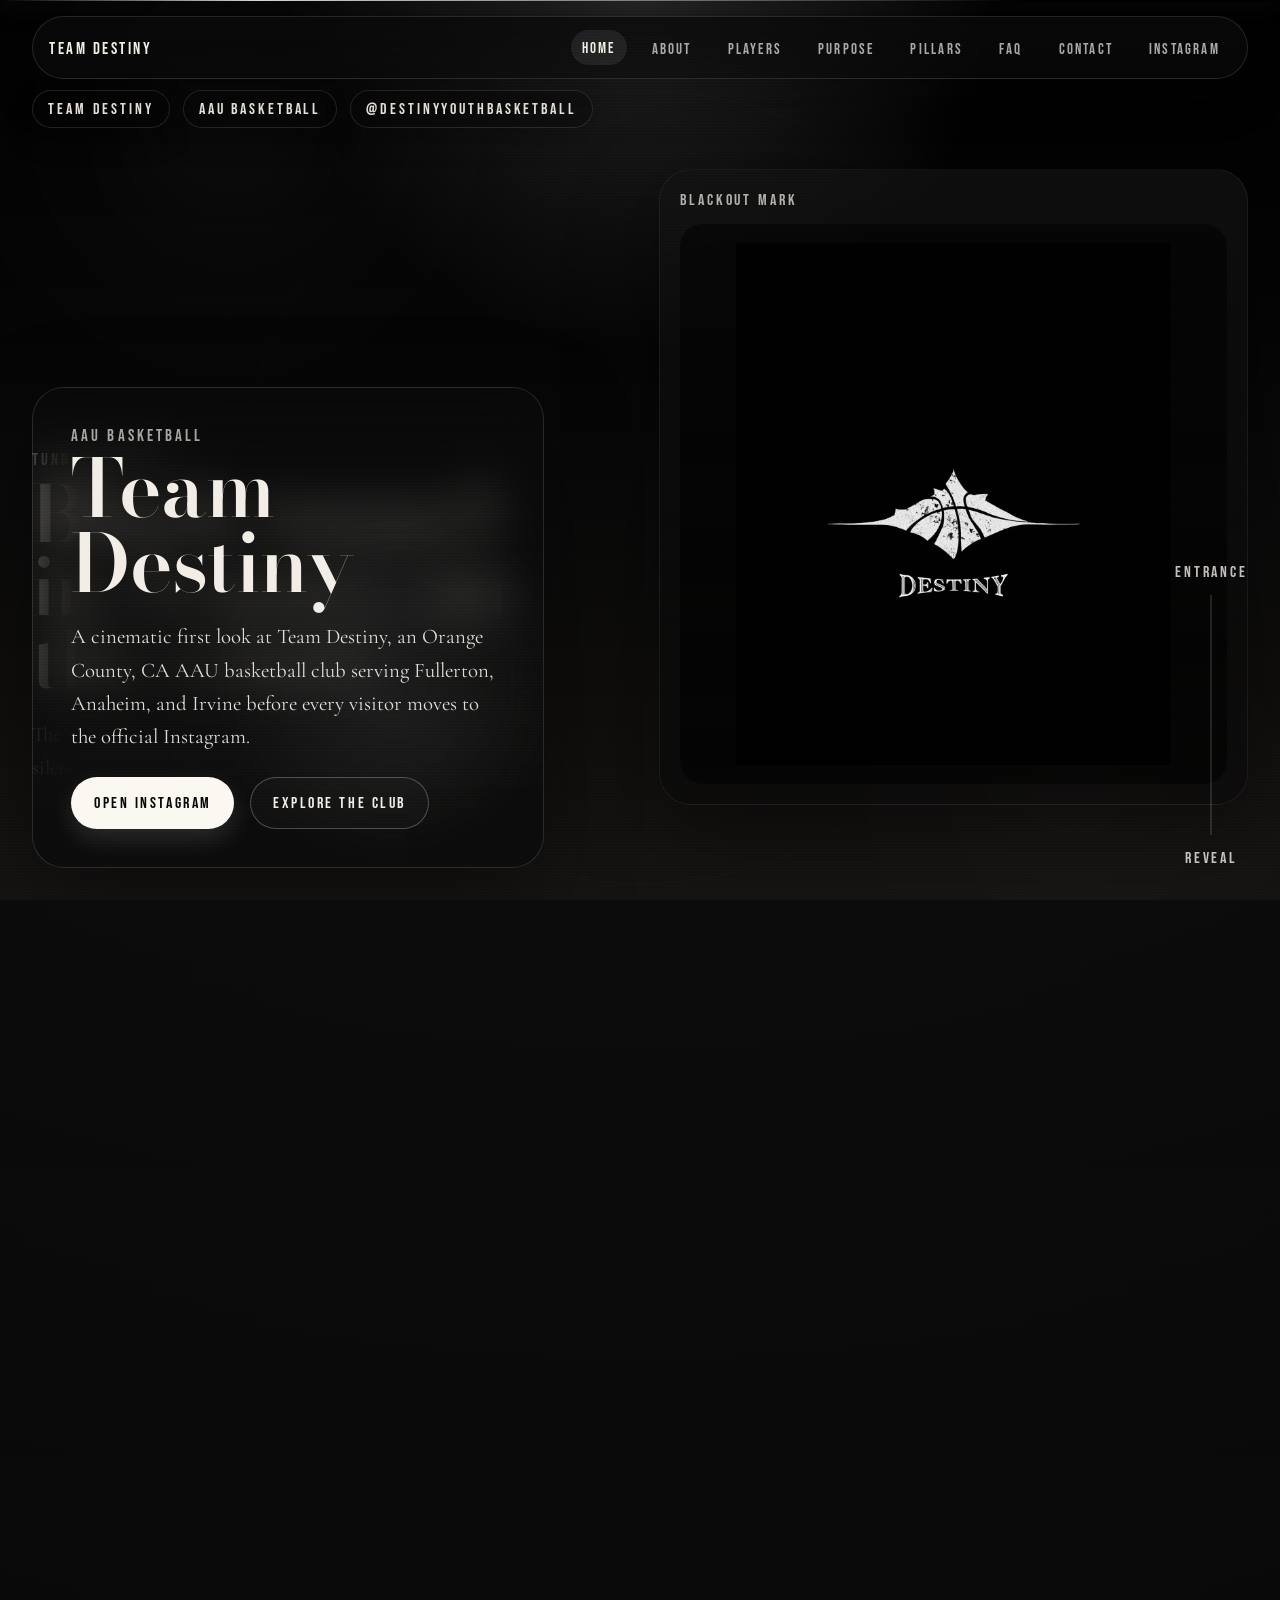
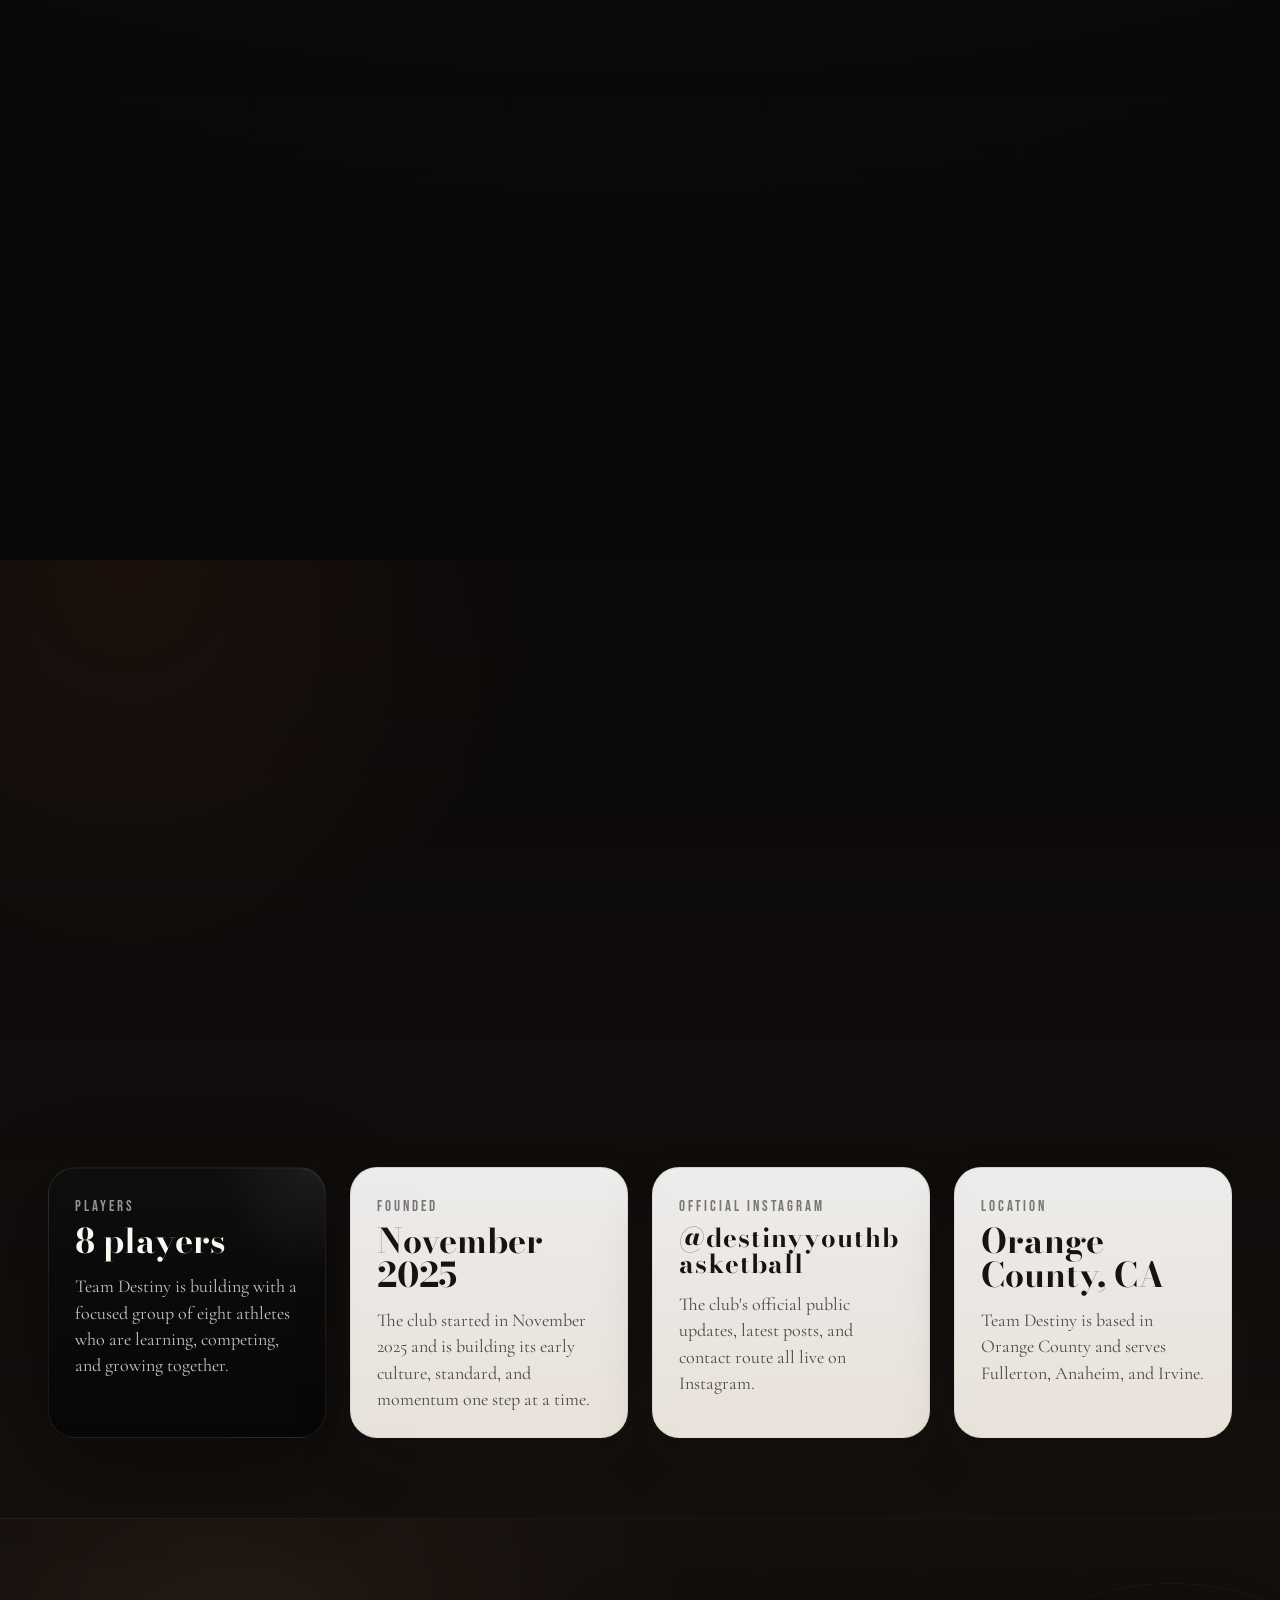
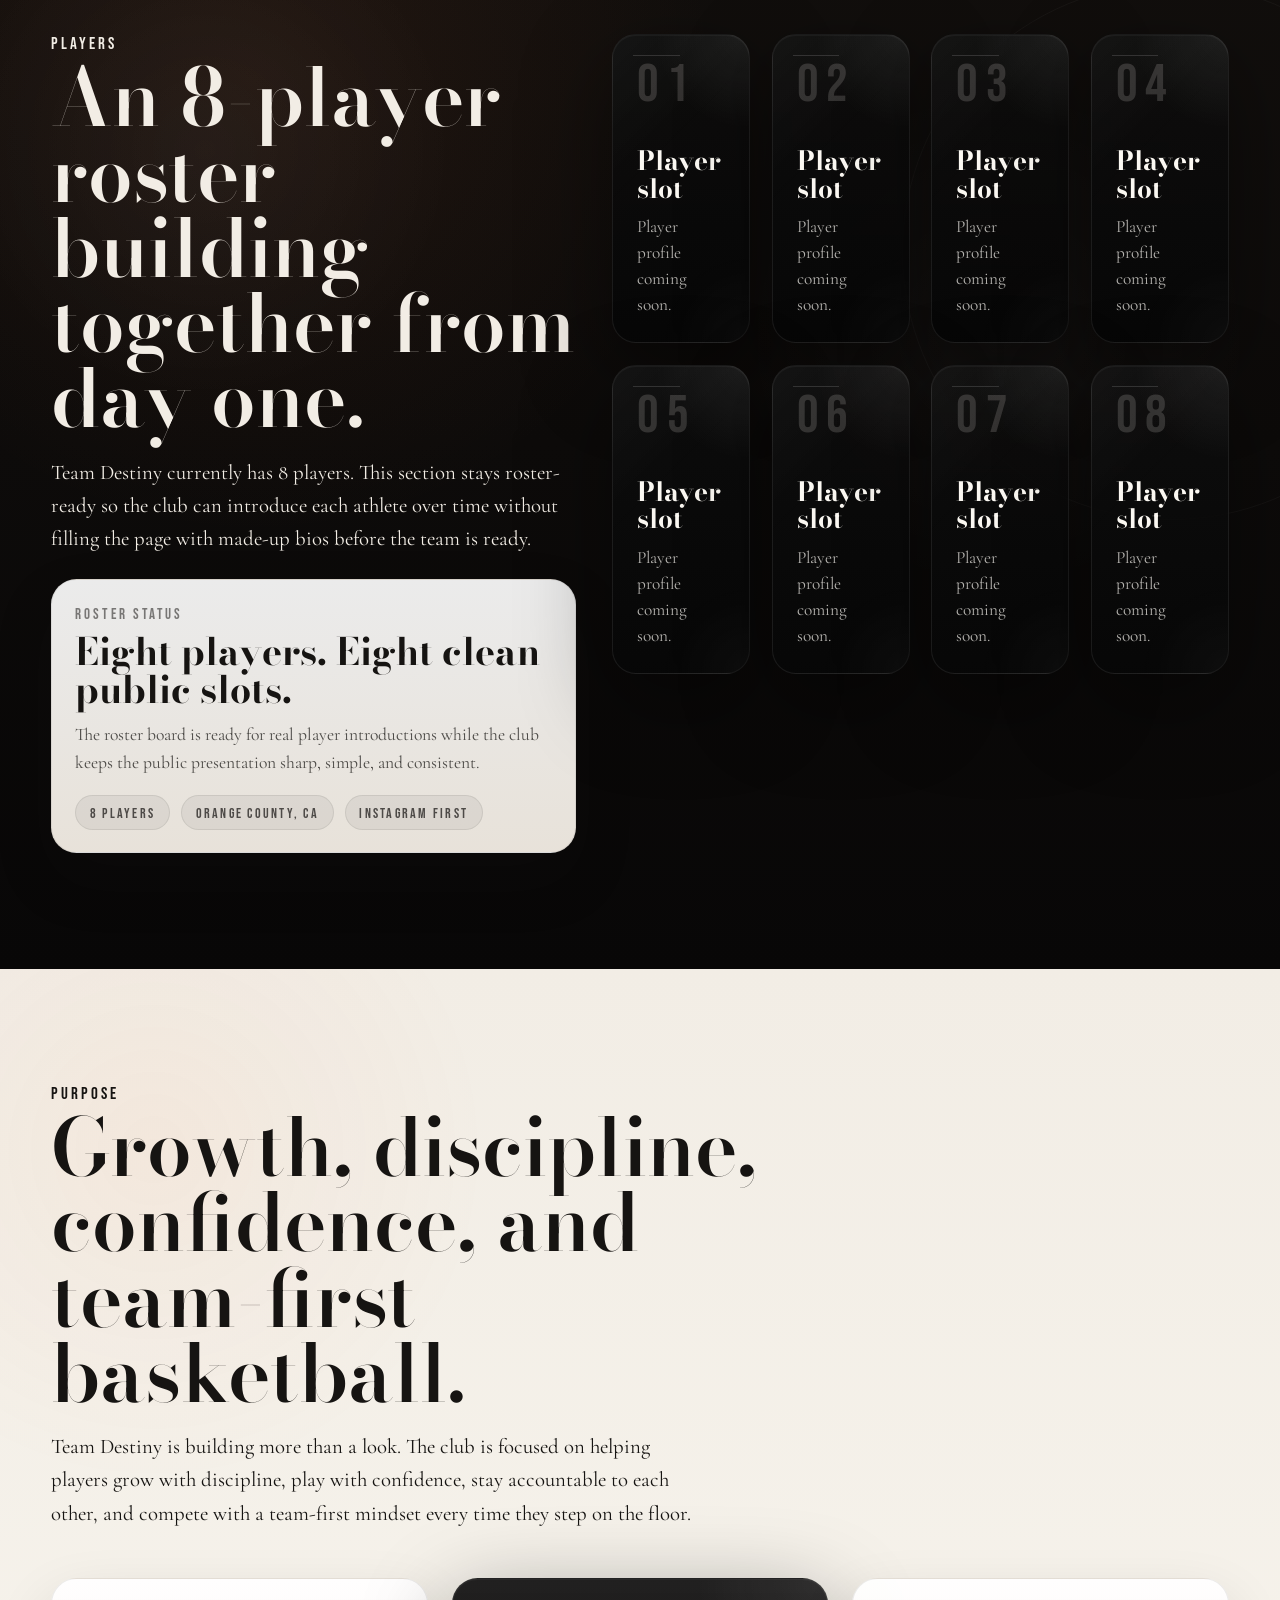
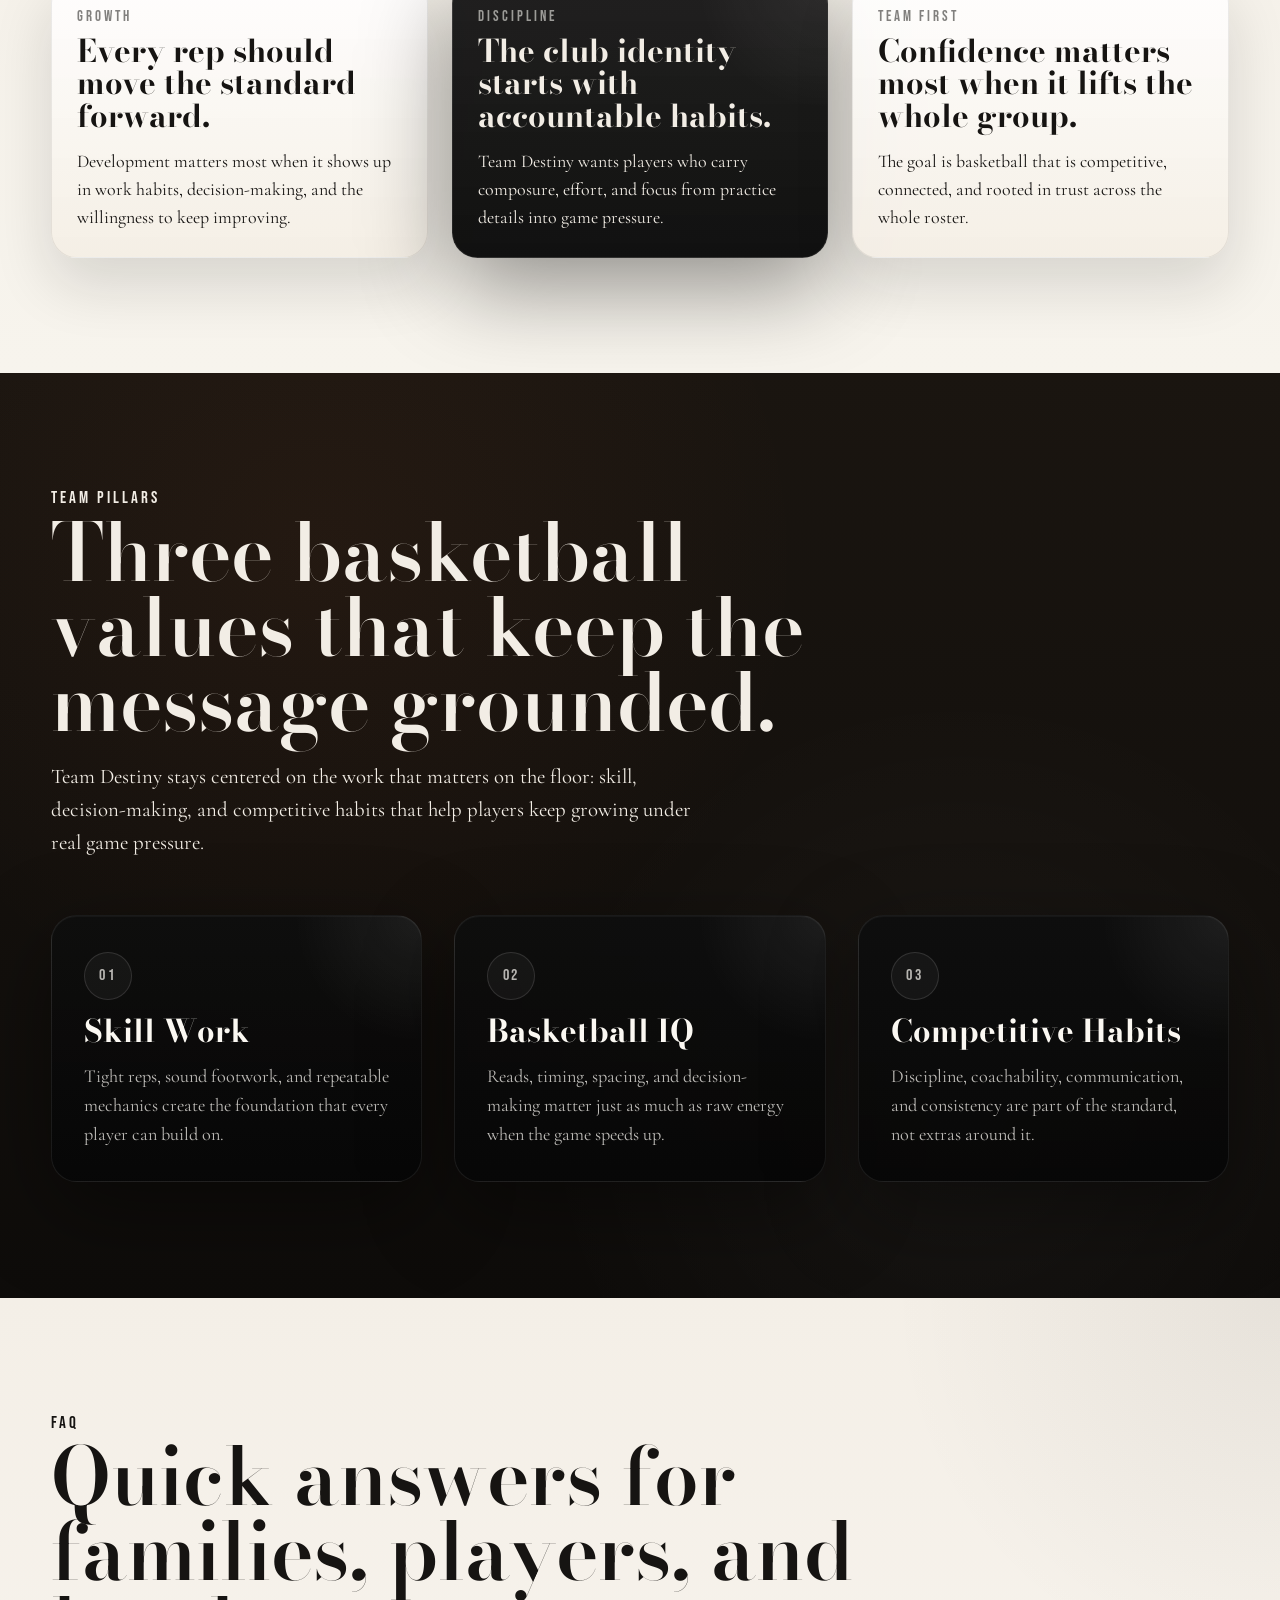
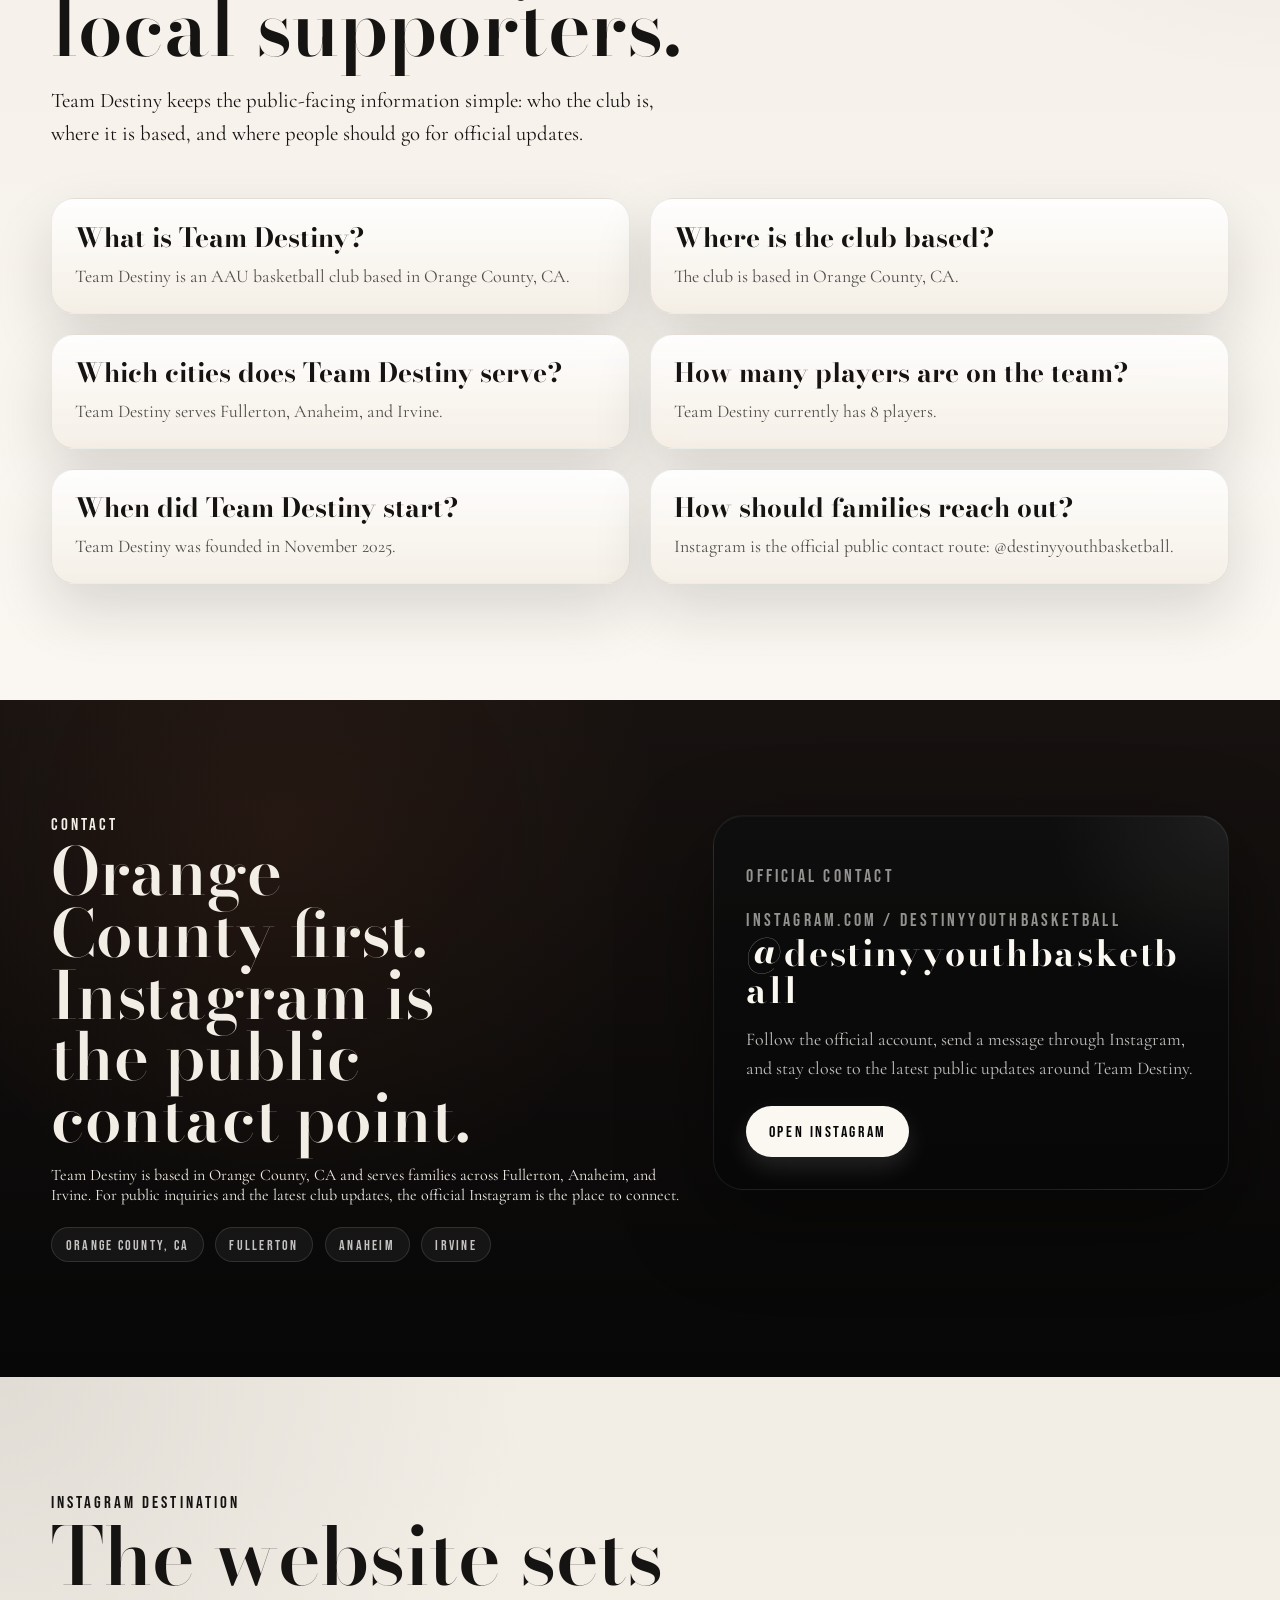
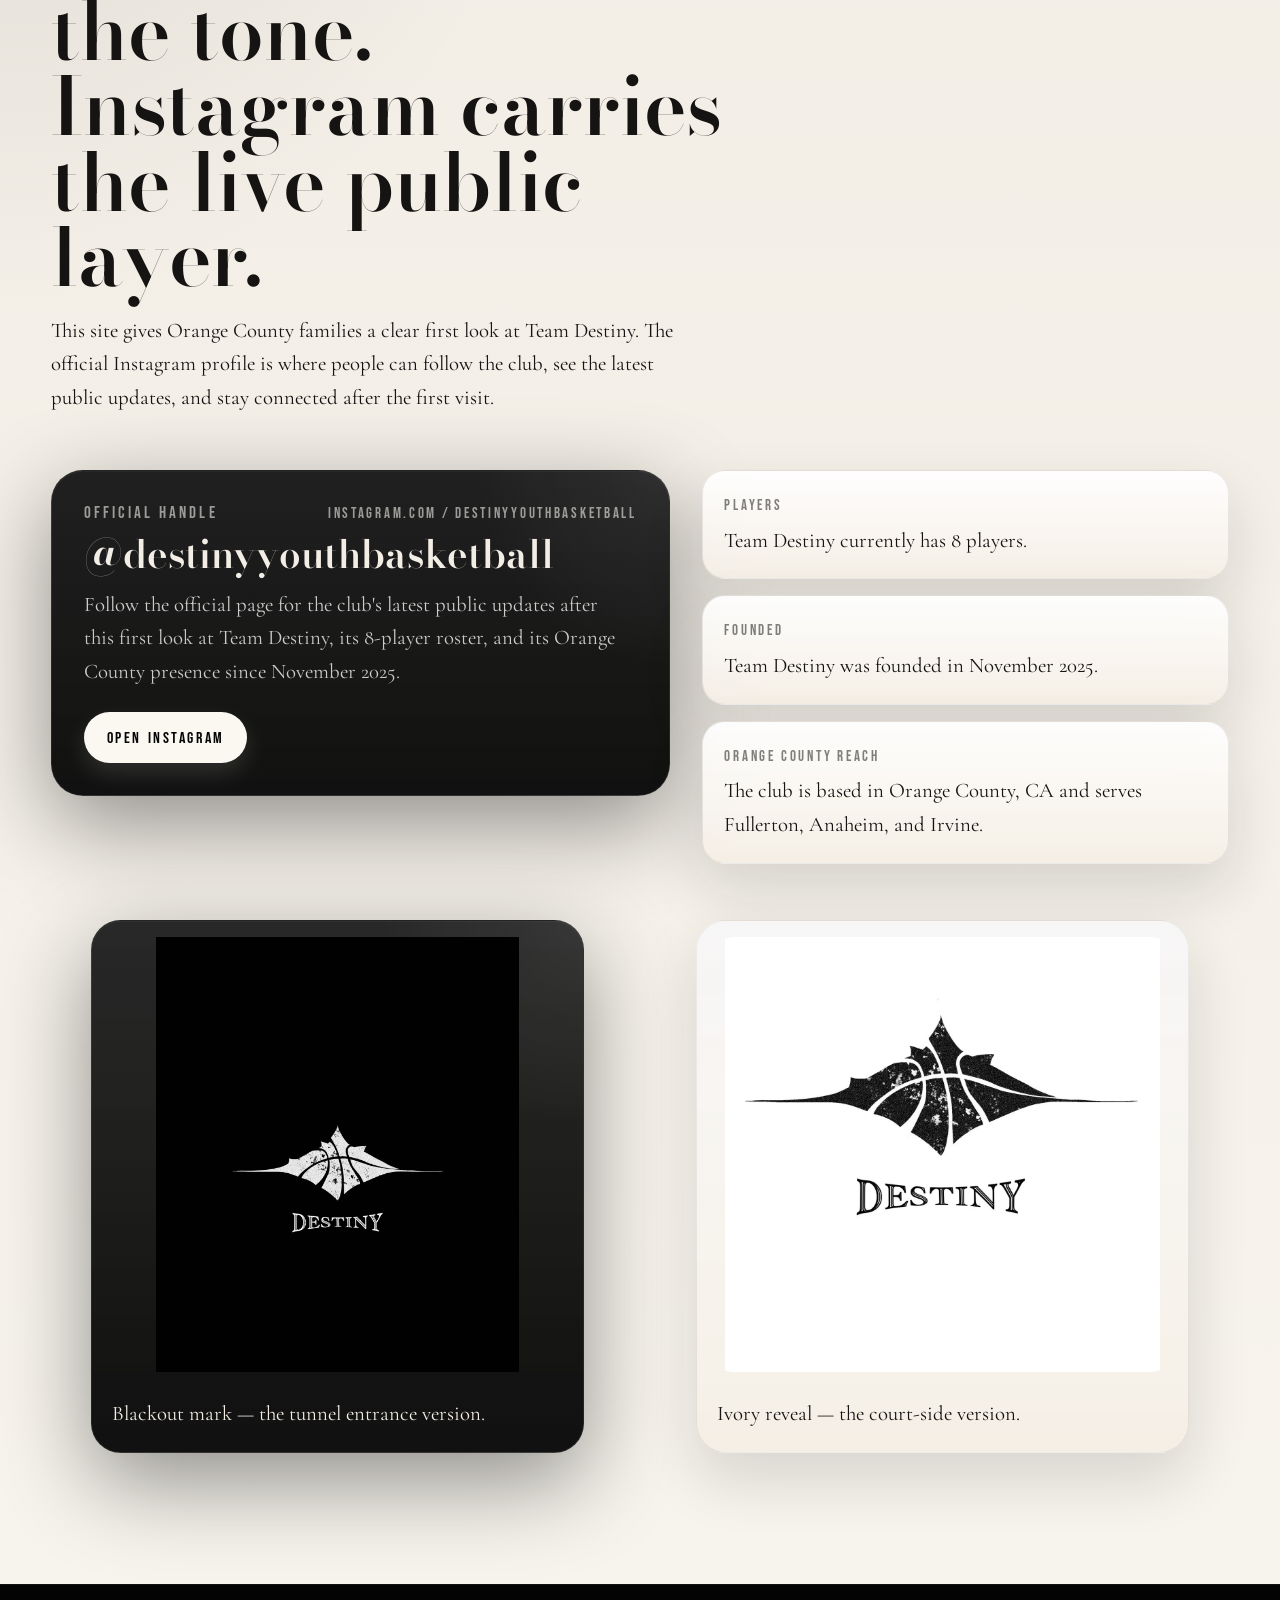
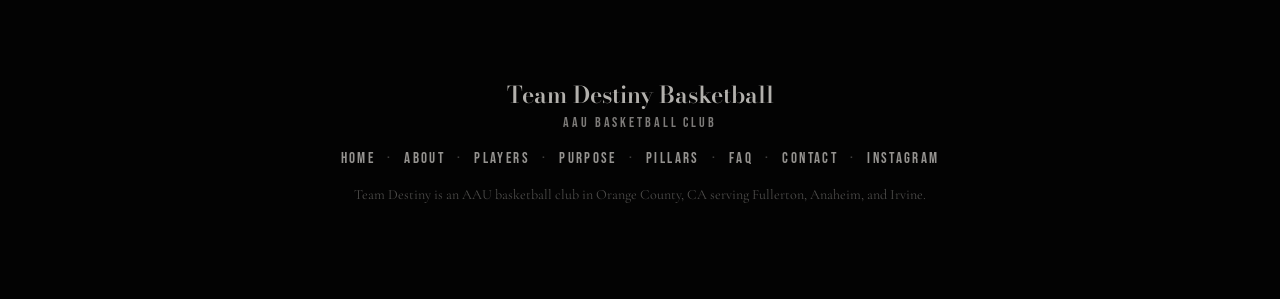
<file: index.html>
<!DOCTYPE html>
<html lang="en">
  <head>
    <meta charset="UTF-8" />
    <meta name="viewport" content="width=device-width, initial-scale=1.0" />
    <title>Team Destiny | AAU Basketball Club In Orange County, CA</title>
    <meta
      name="description"
      content="Team Destiny is an AAU basketball club in Orange County, CA, serving Fullerton, Anaheim, and Irvine. Meet the 8-player team and follow the official Instagram."
    />
    <meta name="robots" content="index, follow" />
    <meta name="theme-color" content="#060606" />
    <link rel="canonical" href="https://destinybasketball.us/" />
    <meta property="og:type" content="website" />
    <meta property="og:site_name" content="Team Destiny Basketball" />
    <meta property="og:locale" content="en_US" />
    <meta property="og:title" content="Team Destiny | AAU Basketball Club In Orange County, CA" />
    <meta
      property="og:description"
      content="Team Destiny is an AAU basketball club in Orange County, CA, serving Fullerton, Anaheim, and Irvine. Meet the 8-player team and follow the official Instagram."
    />
    <meta property="og:url" content="https://destinybasketball.us/" />
    <meta
      property="og:image"
      content="https://destinybasketball.us/assets/team-destiny-share.png"
    />
    <meta
      property="og:image:alt"
      content="Team Destiny social preview with black and ivory logo treatments."
    />
    <meta property="og:image:type" content="image/png" />
    <meta property="og:image:width" content="1200" />
    <meta property="og:image:height" content="630" />
    <meta name="twitter:card" content="summary_large_image" />
    <meta
      name="twitter:title"
      content="Team Destiny | AAU Basketball Club In Orange County, CA"
    />
    <meta
      name="twitter:description"
      content="Team Destiny is an AAU basketball club in Orange County, CA, serving Fullerton, Anaheim, and Irvine. Meet the 8-player team and follow the official Instagram."
    />
    <meta
      name="twitter:image"
      content="https://destinybasketball.us/assets/team-destiny-share.png"
    />
    <meta
      name="twitter:image:alt"
      content="Team Destiny social preview with black and ivory logo treatments."
    />
    <link
      rel="icon"
      href="data:image/svg+xml,%3Csvg xmlns='http://www.w3.org/2000/svg' viewBox='0 0 64 64'%3E%3Crect width='64' height='64' rx='14' fill='%23060606'/%3E%3Cpath d='M18 14h12c11.5 0 19 6.75 19 18s-7.5 18-19 18H18z' fill='%23f7f4ef'/%3E%3C/svg%3E"
    />
    <link rel="icon" href="favicon.ico" sizes="any" />
    <link rel="icon" type="image/png" sizes="192x192" href="assets/team-destiny-icon-192.png" />
    <link rel="apple-touch-icon" sizes="180x180" href="assets/team-destiny-icon-180.png" />
    <link rel="manifest" href="site.webmanifest" />
    <link rel="preconnect" href="https://fonts.googleapis.com" />
    <link rel="preconnect" href="https://fonts.gstatic.com" crossorigin />
    <link
      href="https://fonts.googleapis.com/css2?family=Bebas+Neue&family=Bodoni+Moda:opsz,wght@6..96,600;6..96,700&family=Cormorant+Garamond:wght@500;600;700&display=swap"
      rel="stylesheet"
    />
    <link rel="stylesheet" href="styles.css?v=20260423-ui" />
    <script type="application/ld+json">
      {
        "@context": "https://schema.org",
        "@type": "SportsOrganization",
        "name": "Team Destiny Basketball",
        "url": "https://destinybasketball.us/",
        "description": "AAU basketball club in Orange County, CA serving Fullerton, Anaheim, and Irvine with a brand overview and official Instagram destination.",
        "sport": "Basketball",
        "logo": "https://destinybasketball.us/assets/team-destiny-icon-512.png",
        "areaServed": [
          {
            "@type": "Place",
            "name": "Orange County, CA"
          },
          {
            "@type": "Place",
            "name": "Fullerton, CA"
          },
          {
            "@type": "Place",
            "name": "Anaheim, CA"
          },
          {
            "@type": "Place",
            "name": "Irvine, CA"
          }
        ],
        "sameAs": ["https://www.instagram.com/destinyyouthbasketball/"]
      }
    </script>
    <script type="application/ld+json">
      {
        "@context": "https://schema.org",
        "@type": "FAQPage",
        "mainEntity": [
          {
            "@type": "Question",
            "name": "What is Team Destiny?",
            "acceptedAnswer": {
              "@type": "Answer",
              "text": "Team Destiny is an AAU basketball club based in Orange County, CA."
            }
          },
          {
            "@type": "Question",
            "name": "Where is Team Destiny based?",
            "acceptedAnswer": {
              "@type": "Answer",
              "text": "Team Destiny is based in Orange County, CA."
            }
          },
          {
            "@type": "Question",
            "name": "Which cities does Team Destiny serve?",
            "acceptedAnswer": {
              "@type": "Answer",
              "text": "Team Destiny serves Fullerton, Anaheim, and Irvine."
            }
          },
          {
            "@type": "Question",
            "name": "How many players are on Team Destiny?",
            "acceptedAnswer": {
              "@type": "Answer",
              "text": "Team Destiny currently has 8 players."
            }
          },
          {
            "@type": "Question",
            "name": "When was Team Destiny founded?",
            "acceptedAnswer": {
              "@type": "Answer",
              "text": "Team Destiny was founded in November 2025."
            }
          },
          {
            "@type": "Question",
            "name": "How should families reach out?",
            "acceptedAnswer": {
              "@type": "Answer",
              "text": "Families should connect through the official Instagram at @destinyyouthbasketball."
            }
          }
        ]
      }
    </script>
  </head>
  <body>
    <div class="page-grain" aria-hidden="true"></div>

    <main class="page-shell">
      <header class="site-nav-shell">
        <nav class="site-nav" aria-label="Primary">
          <a class="site-nav-brand" href="#home">Team Destiny</a>
          <div class="site-nav-links">
            <a href="#home" data-nav-link>Home</a>
            <a href="#about" data-nav-link>About</a>
            <a href="#players" data-nav-link>Players</a>
            <a href="#purpose" data-nav-link>Purpose</a>
            <a href="#pillars" data-nav-link>Pillars</a>
            <a href="#faq" data-nav-link>FAQ</a>
            <a href="#contact" data-nav-link>Contact</a>
            <a href="#instagram" data-nav-link>Instagram</a>
          </div>
        </nav>
      </header>

      <section class="hero-shell" id="home" aria-labelledby="hero-title">
        <div class="hero-stage">
          <div class="hero-ambient" aria-hidden="true">
            <span class="hero-beam beam-left"></span>
            <span class="hero-beam beam-right"></span>
            <span class="hero-orbit"></span>
          </div>

          <div class="hero-layer hero-layer-dark" aria-hidden="true">
            <div class="hero-scene">
              <div class="hero-copy hero-copy-dark">
                <p class="eyebrow">Tunnel Entrance</p>
                <h2>Black tunnel in. Legacy on the court.</h2>
                <p>
                  The arena goes dark. The crowd rises. One logo holds the
                  silence before the lights break and the game begins.
                </p>
              </div>

              <div class="hero-plate hero-plate-dark">
                <span class="plate-label">Blackout Mark</span>
                <div class="hero-plate-image">
                  <img
                    src="assets/destiny-logo-black.jpg"
                    alt="Team Destiny logo in white on black — blackout entrance version"
                  />
                </div>
              </div>
            </div>
          </div>

          <div class="hero-layer hero-layer-light" aria-hidden="true">
            <div class="hero-scene">
              <div class="hero-copy hero-copy-light">
                <p class="eyebrow">Court Reveal</p>
                <h2>Then the court lights flood ivory.</h2>
                <p>
                  The second mark lands clean on the hardwood — one seamless
                  transition from darkness to game time.
                </p>
              </div>

              <div class="hero-plate hero-plate-light">
                <span class="plate-label">Ivory Reveal</span>
                <div class="hero-plate-image">
                  <img
                    src="assets/destiny-logo-white.jpg"
                    alt="Team Destiny logo in black on ivory — court reveal version"
                  />
                </div>
              </div>
            </div>
          </div>

          <div class="hero-interface">
            <div class="hero-strip">
              <span class="meta-chip">Team Destiny</span>
              <span class="meta-chip">AAU Basketball</span>
              <span class="meta-chip" data-instagram-handle>@destinyyouthbasketball</span>
            </div>

            <div class="hero-summary-card">
              <p class="section-tag">AAU Basketball</p>
              <h1 id="hero-title">Team Destiny</h1>
              <p class="hero-summary-text">
                A cinematic first look at Team Destiny, an Orange County, CA
                AAU basketball club serving Fullerton, Anaheim, and Irvine
                before every visitor moves to the official Instagram.
              </p>
              <div class="hero-actions">
                <a
                  class="button button-solid"
                  href="https://www.instagram.com/destinyyouthbasketball/"
                  data-primary-cta
                  target="_blank"
                  rel="noreferrer"
                  >Open Instagram</a
                >
                <a
                  class="button button-ghost"
                  href="#about"
                  >Explore the Club</a
                >
              </div>
            </div>

            <div class="hero-progress" aria-hidden="true">
              <span>Entrance</span>
              <div class="hero-progress-track">
                <span class="hero-progress-fill"></span>
              </div>
              <span>Reveal</span>
            </div>
          </div>

          <div class="swipe-line" aria-hidden="true"></div>
        </div>
      </section>

      <section class="credibility-section" id="about">
        <div class="section-header reveal-panel">
          <p class="section-tag">About Team Destiny</p>
          <h2>A young Orange County club building its identity the right way.</h2>
          <p>
            Team Destiny is an 8-player AAU basketball club founded in
            November 2025 and based in Orange County, CA. The club is building
            its identity across Fullerton, Anaheim, and Irvine with a clear
            public home for families, players, and local supporters before
            they head to the official Instagram.
          </p>
        </div>

        <div class="credibility-grid">
          <article class="credibility-card panel-dark reveal-panel">
            <p class="credibility-label">Players</p>
            <h3>8 players</h3>
            <p>
              Team Destiny is building with a focused group of eight athletes
              who are learning, competing, and growing together.
            </p>
          </article>

          <article class="credibility-card panel-light reveal-panel">
            <p class="credibility-label">Founded</p>
            <h3>November 2025</h3>
            <p>
              The club started in November 2025 and is building its early
              culture, standard, and momentum one step at a time.
            </p>
          </article>

          <article class="credibility-card panel-light reveal-panel">
            <p class="credibility-label">Official Instagram</p>
            <h3 class="social-handle">@destinyyouthbasketball</h3>
            <p>
              The club's official public updates, latest posts, and contact
              route all live on Instagram.
            </p>
          </article>

          <article class="credibility-card panel-light reveal-panel">
            <p class="credibility-label">Location</p>
            <h3>Orange County, CA</h3>
            <p>
              Team Destiny is based in Orange County and serves Fullerton,
              Anaheim, and Irvine.
            </p>
          </article>
        </div>
      </section>

      <section class="players-section" id="players">
        <div class="players-layout">
          <div class="players-intro">
            <div class="section-header reveal-panel">
              <p class="section-tag">Players</p>
              <h2>An 8-player roster building together from day one.</h2>
              <p>
                Team Destiny currently has 8 players. This section stays roster-ready
                so the club can introduce each athlete over time without filling the
                page with made-up bios before the team is ready.
              </p>
            </div>

            <article class="players-brief panel-light reveal-panel">
              <p class="credibility-label">Roster Status</p>
              <h3>Eight players. Eight clean public slots.</h3>
              <p>
                The roster board is ready for real player introductions while the
                club keeps the public presentation sharp, simple, and consistent.
              </p>
              <div class="players-brief-meta" aria-label="Roster overview">
                <span>8 Players</span>
                <span>Orange County, CA</span>
                <span>Instagram First</span>
              </div>
            </article>
          </div>

          <div class="roster-grid">
            <article class="roster-card panel-dark reveal-panel">
              <p class="roster-number">01</p>
              <h3>Player slot</h3>
              <p>Player profile coming soon.</p>
            </article>
            <article class="roster-card panel-dark reveal-panel">
              <p class="roster-number">02</p>
              <h3>Player slot</h3>
              <p>Player profile coming soon.</p>
            </article>
            <article class="roster-card panel-dark reveal-panel">
              <p class="roster-number">03</p>
              <h3>Player slot</h3>
              <p>Player profile coming soon.</p>
            </article>
            <article class="roster-card panel-dark reveal-panel">
              <p class="roster-number">04</p>
              <h3>Player slot</h3>
              <p>Player profile coming soon.</p>
            </article>
            <article class="roster-card panel-dark reveal-panel">
              <p class="roster-number">05</p>
              <h3>Player slot</h3>
              <p>Player profile coming soon.</p>
            </article>
            <article class="roster-card panel-dark reveal-panel">
              <p class="roster-number">06</p>
              <h3>Player slot</h3>
              <p>Player profile coming soon.</p>
            </article>
            <article class="roster-card panel-dark reveal-panel">
              <p class="roster-number">07</p>
              <h3>Player slot</h3>
              <p>Player profile coming soon.</p>
            </article>
            <article class="roster-card panel-dark reveal-panel">
              <p class="roster-number">08</p>
              <h3>Player slot</h3>
              <p>Player profile coming soon.</p>
            </article>
          </div>
        </div>
      </section>

      <section class="purpose-section" id="purpose">
        <div class="section-header reveal-panel">
          <p class="section-tag">Purpose</p>
          <h2>Growth, discipline, confidence, and team-first basketball.</h2>
          <p>
            Team Destiny is building more than a look. The club is focused on
            helping players grow with discipline, play with confidence, stay
            accountable to each other, and compete with a team-first mindset
            every time they step on the floor.
          </p>
        </div>

        <div class="purpose-grid">
          <article class="purpose-card panel-light reveal-panel">
            <p class="credibility-label">Growth</p>
            <h3>Every rep should move the standard forward.</h3>
            <p>
              Development matters most when it shows up in work habits, decision-making,
              and the willingness to keep improving.
            </p>
          </article>

          <article class="purpose-card panel-dark reveal-panel">
            <p class="credibility-label">Discipline</p>
            <h3>The club identity starts with accountable habits.</h3>
            <p>
              Team Destiny wants players who carry composure, effort, and focus
              from practice details into game pressure.
            </p>
          </article>

          <article class="purpose-card panel-light reveal-panel">
            <p class="credibility-label">Team First</p>
            <h3>Confidence matters most when it lifts the whole group.</h3>
            <p>
              The goal is basketball that is competitive, connected, and rooted
              in trust across the whole roster.
            </p>
          </article>
        </div>
      </section>

      <section class="pillars-section" id="pillars">
        <div class="section-header reveal-panel">
          <p class="section-tag">Team Pillars</p>
          <h2>Three basketball values that keep the message grounded.</h2>
          <p>
            Team Destiny stays centered on the work that matters on the floor:
            skill, decision-making, and competitive habits that help players
            keep growing under real game pressure.
          </p>
        </div>

        <div class="pillars-grid">
          <article class="pillar-card panel-dark reveal-panel">
            <span class="pillar-icon" aria-hidden="true">01</span>
            <h3>Skill Work</h3>
            <p>
              Tight reps, sound footwork, and repeatable mechanics create the
              foundation that every player can build on.
            </p>
          </article>

          <article class="pillar-card panel-dark reveal-panel">
            <span class="pillar-icon" aria-hidden="true">02</span>
            <h3>Basketball IQ</h3>
            <p>
              Reads, timing, spacing, and decision-making matter just as much
              as raw energy when the game speeds up.
            </p>
          </article>

          <article class="pillar-card panel-dark reveal-panel">
            <span class="pillar-icon" aria-hidden="true">03</span>
            <h3>Competitive Habits</h3>
            <p>
              Discipline, coachability, communication, and consistency are part
              of the standard, not extras around it.
            </p>
          </article>
        </div>
      </section>

      <section class="faq-section" id="faq">
        <div class="section-header reveal-panel">
          <p class="section-tag">FAQ</p>
          <h2>Quick answers for families, players, and local supporters.</h2>
          <p>
            Team Destiny keeps the public-facing information simple: who the club
            is, where it is based, and where people should go for official updates.
          </p>
        </div>

        <div class="faq-grid">
          <article class="faq-card panel-light reveal-panel">
            <h3>What is Team Destiny?</h3>
            <p>Team Destiny is an AAU basketball club based in Orange County, CA.</p>
          </article>
          <article class="faq-card panel-light reveal-panel">
            <h3>Where is the club based?</h3>
            <p>The club is based in Orange County, CA.</p>
          </article>
          <article class="faq-card panel-light reveal-panel">
            <h3>Which cities does Team Destiny serve?</h3>
            <p>Team Destiny serves Fullerton, Anaheim, and Irvine.</p>
          </article>
          <article class="faq-card panel-light reveal-panel">
            <h3>How many players are on the team?</h3>
            <p>Team Destiny currently has 8 players.</p>
          </article>
          <article class="faq-card panel-light reveal-panel">
            <h3>When did Team Destiny start?</h3>
            <p>Team Destiny was founded in November 2025.</p>
          </article>
          <article class="faq-card panel-light reveal-panel">
            <h3>How should families reach out?</h3>
            <p>Instagram is the official public contact route: @destinyyouthbasketball.</p>
          </article>
        </div>
      </section>

      <section class="contact-section" id="contact">
        <div class="contact-grid">
          <div class="section-header reveal-panel">
            <p class="section-tag">Contact</p>
            <h2>Orange County first. Instagram is the public contact point.</h2>
            <p>
              Team Destiny is based in Orange County, CA and serves families
              across Fullerton, Anaheim, and Irvine. For public inquiries and
              the latest club updates, the official Instagram is the place to
              connect.
            </p>
            <div class="contact-tags" aria-label="Service area">
              <span>Orange County, CA</span>
              <span>Fullerton</span>
              <span>Anaheim</span>
              <span>Irvine</span>
            </div>
          </div>

          <article class="contact-card panel-dark reveal-panel">
            <p class="section-tag">Official Contact</p>
            <p class="spotlight-route">instagram.com / destinyyouthbasketball</p>
            <h3 class="social-handle">@destinyyouthbasketball</h3>
            <p>
              Follow the official account, send a message through Instagram,
              and stay close to the latest public updates around Team Destiny.
            </p>
            <div class="hero-actions">
              <a
                class="button button-solid"
                href="https://www.instagram.com/destinyyouthbasketball/"
                target="_blank"
                rel="noreferrer"
                >Open Instagram</a
              >
            </div>
          </article>
        </div>
      </section>

      <section class="spotlight-section" id="instagram">
        <div class="section-header reveal-panel">
          <p class="section-tag">Instagram Destination</p>
          <h2>The website sets the tone. Instagram carries the live public layer.</h2>
          <p>
            This site gives Orange County families a clear first look at Team
            Destiny. The official Instagram profile is where people can follow
            the club, see the latest public updates, and stay connected after
            the first visit.
          </p>
        </div>

        <div class="spotlight-grid">
          <article class="spotlight-primary panel-dark reveal-panel">
            <div class="spotlight-primary-top">
              <p class="section-tag">Official Handle</p>
              <p class="spotlight-route">instagram.com / destinyyouthbasketball</p>
            </div>
            <h3 class="social-handle">@destinyyouthbasketball</h3>
            <p>
              Follow the official page for the club's latest public updates
              after this first look at Team Destiny, its 8-player roster, and
              its Orange County presence since November 2025.
            </p>
            <div class="hero-actions">
              <a
                class="button button-solid"
                href="https://www.instagram.com/destinyyouthbasketball/"
                data-primary-cta
                target="_blank"
                rel="noreferrer"
                >Open Instagram</a
              >
            </div>
          </article>

          <div class="spotlight-stack">
            <article class="spotlight-note panel-light reveal-panel">
              <p class="note-label">Players</p>
              <p>
                Team Destiny currently has 8 players.
              </p>
            </article>

            <article class="spotlight-note panel-light reveal-panel">
              <p class="note-label">Founded</p>
              <p>
                Team Destiny was founded in November 2025.
              </p>
            </article>

            <article class="spotlight-note panel-light reveal-panel">
              <p class="note-label">Orange County Reach</p>
              <p>
                The club is based in Orange County, CA and serves Fullerton,
                Anaheim, and Irvine.
              </p>
            </article>
          </div>
        </div>

        <div class="logo-wall">
          <figure class="logo-card panel-dark reveal-panel">
            <div class="logo-card-media">
              <img
                src="assets/destiny-logo-black.jpg"
                alt="Team Destiny white logo on black background"
                loading="lazy"
              />
            </div>
            <figcaption>Blackout mark — the tunnel entrance version.</figcaption>
          </figure>

          <figure class="logo-card panel-light reveal-panel">
            <div class="logo-card-media">
              <img
                src="assets/destiny-logo-white.jpg"
                alt="Team Destiny black logo on white background"
                loading="lazy"
              />
            </div>
            <figcaption>Ivory reveal — the court-side version.</figcaption>
          </figure>
        </div>
      </section>

      <footer class="site-footer">
        <div class="footer-inner">
          <p class="footer-brand">Team Destiny Basketball</p>
          <p class="footer-sub">AAU Basketball Club</p>
          <div class="footer-links">
            <a href="#home">Home</a>
            <span class="footer-dot" aria-hidden="true">·</span>
            <a href="#about">About</a>
            <span class="footer-dot" aria-hidden="true">·</span>
            <a href="#players">Players</a>
            <span class="footer-dot" aria-hidden="true">·</span>
            <a href="#purpose">Purpose</a>
            <span class="footer-dot" aria-hidden="true">·</span>
            <a href="#pillars">Pillars</a>
            <span class="footer-dot" aria-hidden="true">·</span>
            <a href="#faq">FAQ</a>
            <span class="footer-dot" aria-hidden="true">·</span>
            <a href="#contact">Contact</a>
            <span class="footer-dot" aria-hidden="true">·</span>
            <a
              href="https://www.instagram.com/destinyyouthbasketball/"
              target="_blank"
              rel="noreferrer"
              >Instagram</a
            >
          </div>
          <p class="footer-copy" data-footer-copy>
            Team Destiny is an AAU basketball club in Orange County, CA serving
            Fullerton, Anaheim, and Irvine.
          </p>
        </div>
      </footer>
    </main>

    <script src="script.js"></script>
  </body>
</html>
</file>
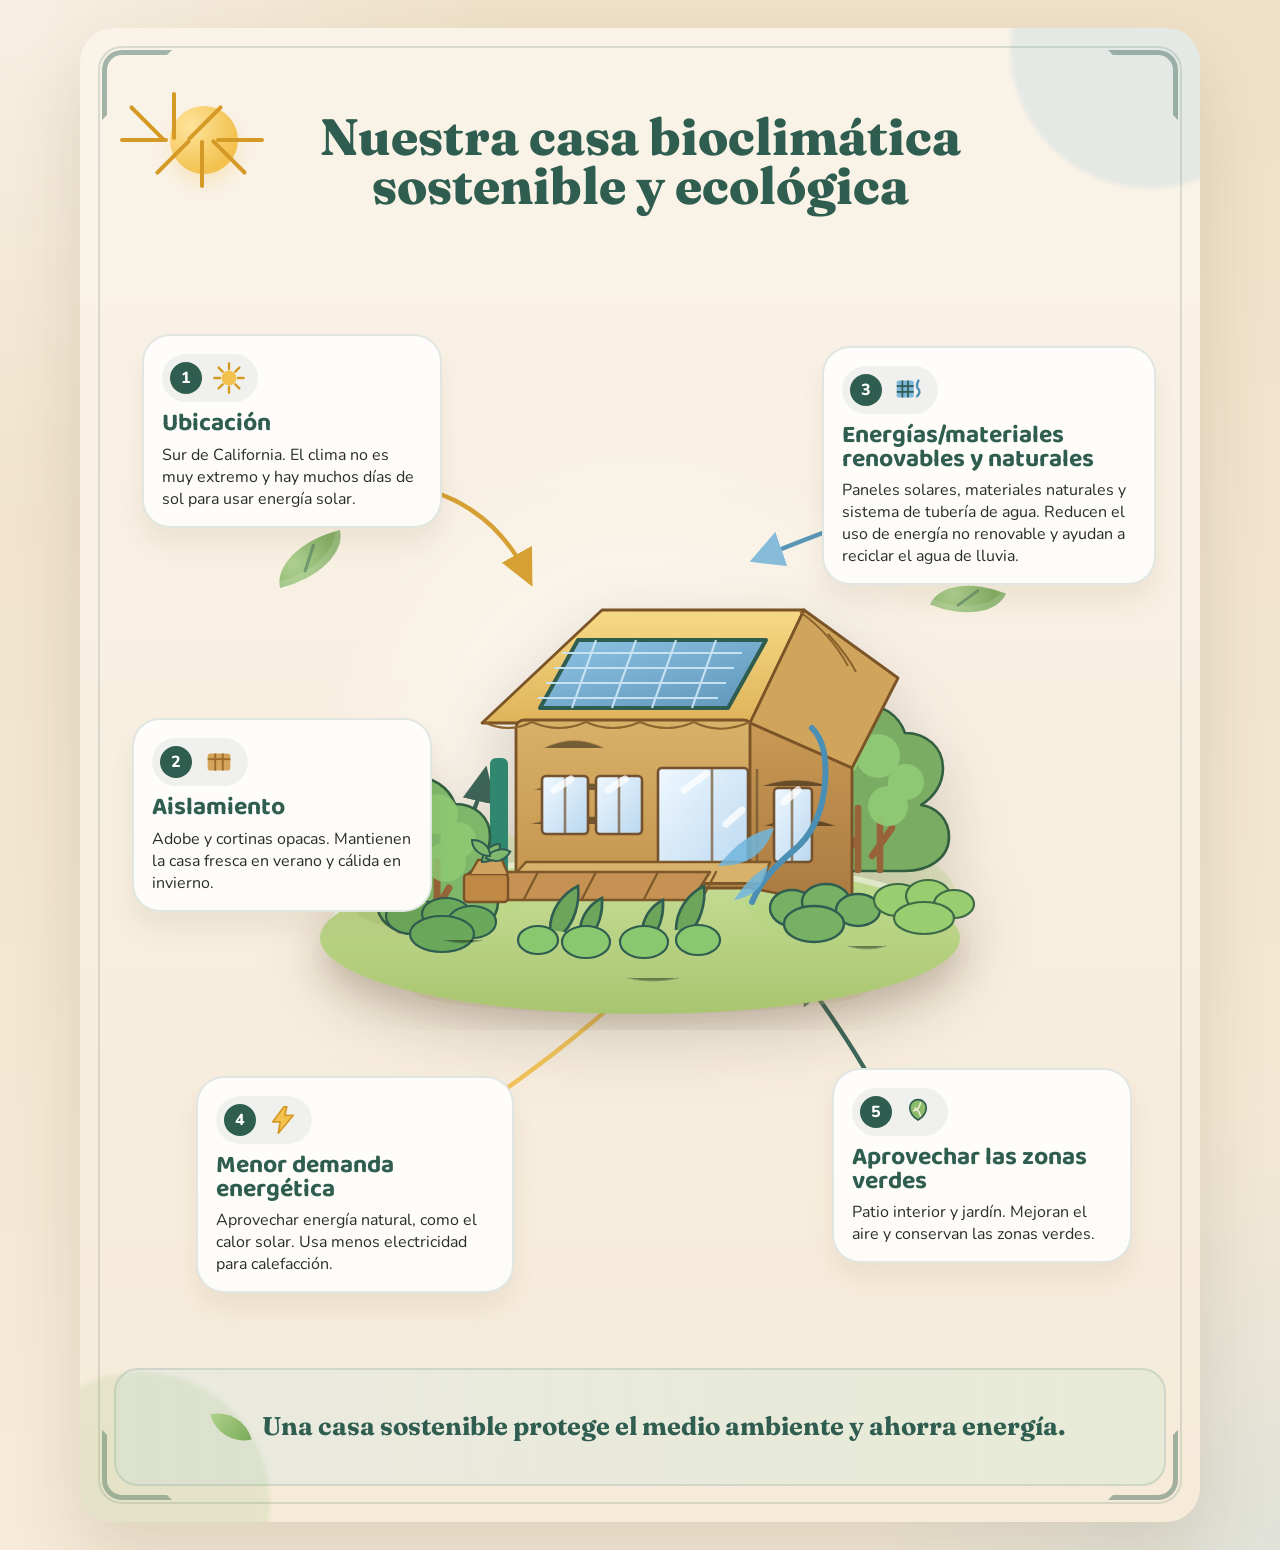
<file: poster-bioclimatica.html>
<!DOCTYPE html>
<html lang="es">
  <head>
    <meta charset="UTF-8" />
    <meta name="viewport" content="width=device-width, initial-scale=1.0" />
    <title>Nuestra casa bioclimática sostenible y ecológica</title>
    <meta
      name="description"
      content="Póster escolar en español sobre una casa bioclimática sostenible y ecológica."
    />
    <link rel="preconnect" href="https://fonts.googleapis.com" />
    <link rel="preconnect" href="https://fonts.gstatic.com" crossorigin />
    <link
      href="https://fonts.googleapis.com/css2?family=Baloo+2:wght@600;700&family=Fraunces:opsz,wght@9..144,700;9..144,800&family=Nunito:wght@500;700;800&display=swap"
      rel="stylesheet"
    />
    <link rel="stylesheet" href="poster-bioclimatica.css" />
  </head>
  <body>
    <main class="poster-page">
      <section class="poster" aria-label="Póster escolar sobre una casa bioclimática">
        <div class="poster-border" aria-hidden="true"></div>
        <div class="corner corner-top-left" aria-hidden="true"></div>
        <div class="corner corner-top-right" aria-hidden="true"></div>
        <div class="corner corner-bottom-left" aria-hidden="true"></div>
        <div class="corner corner-bottom-right" aria-hidden="true"></div>

        <header class="poster-header">
          <div class="header-sun" aria-hidden="true">
            <span class="sun-core"></span>
            <span class="sun-ray ray-1"></span>
            <span class="sun-ray ray-2"></span>
            <span class="sun-ray ray-3"></span>
            <span class="sun-ray ray-4"></span>
            <span class="sun-ray ray-5"></span>
            <span class="sun-ray ray-6"></span>
            <span class="sun-ray ray-7"></span>
            <span class="sun-ray ray-8"></span>
          </div>
          <h1>
            <span>Nuestra casa bioclimática</span>
            <span>sostenible y ecológica</span>
          </h1>
        </header>

        <section class="poster-stage">
          <svg
            class="connector-layer"
            viewBox="0 0 1120 1100"
            aria-hidden="true"
            preserveAspectRatio="none"
          >
            <defs>
              <marker
                id="arrow-verde"
                viewBox="0 0 12 12"
                refX="8"
                refY="6"
                markerWidth="8"
                markerHeight="8"
                orient="auto-start-reverse"
              >
                <path d="M 0 0 L 12 6 L 0 12 z" fill="#2F5D50"></path>
              </marker>
              <marker
                id="arrow-azul"
                viewBox="0 0 12 12"
                refX="8"
                refY="6"
                markerWidth="8"
                markerHeight="8"
                orient="auto-start-reverse"
              >
                <path d="M 0 0 L 12 6 L 0 12 z" fill="#7DB7D9"></path>
              </marker>
              <marker
                id="arrow-amarillo"
                viewBox="0 0 12 12"
                refX="8"
                refY="6"
                markerWidth="8"
                markerHeight="8"
                orient="auto-start-reverse"
              >
                <path d="M 0 0 L 12 6 L 0 12 z" fill="#D59A26"></path>
              </marker>
            </defs>

            <path
              class="connector connector-1"
              d="M 298 232 C 356 236, 410 264, 440 322"
              marker-end="url(#arrow-amarillo)"
            />
            <path
              class="connector connector-2"
              d="M 286 636 C 334 622, 382 576, 394 520"
              marker-end="url(#arrow-verde)"
            />
            <path
              class="connector connector-3"
              d="M 838 254 C 806 262, 752 280, 688 304"
              marker-end="url(#arrow-azul)"
            />
            <path
              class="connector connector-4"
              d="M 360 864 C 420 824, 490 780, 556 722"
              marker-end="url(#arrow-amarillo)"
            />
            <path
              class="connector connector-5"
              d="M 826 852 C 804 810, 772 764, 734 716"
              marker-end="url(#arrow-verde)"
            />
          </svg>

          <article class="callout callout-1">
            <div class="callout-chip">
              <span class="callout-number">1</span>
              <svg class="callout-icon" viewBox="0 0 36 36" aria-hidden="true">
                <circle cx="18" cy="18" r="8" fill="#F2C14E"></circle>
                <g stroke="#D59A26" stroke-linecap="round" stroke-width="2.5">
                  <path d="M18 2.5v6"></path>
                  <path d="M18 27.5v6"></path>
                  <path d="M2.5 18h6"></path>
                  <path d="M27.5 18h6"></path>
                  <path d="M7 7l4.3 4.3"></path>
                  <path d="M24.7 24.7 29 29"></path>
                  <path d="M7 29l4.3-4.3"></path>
                  <path d="M24.7 11.3 29 7"></path>
                </g>
              </svg>
            </div>
            <h2>Ubicación</h2>
            <p>
              Sur de California. El clima no es muy extremo y hay muchos días de
              sol para usar energía solar.
            </p>
          </article>

          <article class="callout callout-2">
            <div class="callout-chip">
              <span class="callout-number">2</span>
              <svg class="callout-icon" viewBox="0 0 36 36" aria-hidden="true">
                <rect
                  x="6"
                  y="9"
                  width="24"
                  height="18"
                  rx="3"
                  fill="#D4A45A"
                ></rect>
                <g stroke="#9F6A2C" stroke-width="2">
                  <path d="M6 15h24"></path>
                  <path d="M14 9v18"></path>
                  <path d="M22 9v18"></path>
                </g>
              </svg>
            </div>
            <h2>Aislamiento</h2>
            <p>
              Adobe y cortinas opacas. Mantienen la casa fresca en verano y
              cálida en invierno.
            </p>
          </article>

          <article class="callout callout-3">
            <div class="callout-chip">
              <span class="callout-number">3</span>
              <svg class="callout-icon" viewBox="0 0 36 36" aria-hidden="true">
                <rect
                  x="5"
                  y="8"
                  width="18"
                  height="18"
                  rx="2"
                  fill="#7DB7D9"
                ></rect>
                <path
                  d="M5 14h18M5 20h18M11 8v18M17 8v18"
                  stroke="#2F5D50"
                  stroke-width="1.8"
                ></path>
                <path
                  d="M28 8c-2.6 4.6-2.1 6.7-.1 9 1.8 2.2 1.5 4.8-1.4 7.7"
                  fill="none"
                  stroke="#4C8FB5"
                  stroke-linecap="round"
                  stroke-width="2.5"
                ></path>
              </svg>
            </div>
            <h2>Energías/materiales renovables y naturales</h2>
            <p>
              Paneles solares, materiales naturales y sistema de tubería de
              agua. Reducen el uso de energía no renovable y ayudan a reciclar
              el agua de lluvia.
            </p>
          </article>

          <article class="callout callout-4">
            <div class="callout-chip">
              <span class="callout-number">4</span>
              <svg class="callout-icon" viewBox="0 0 36 36" aria-hidden="true">
                <path
                  d="M19 4 7 20h8l-2 12 16-19h-9l2-9Z"
                  fill="#F2C14E"
                  stroke="#D59A26"
                  stroke-linejoin="round"
                  stroke-width="1.8"
                ></path>
              </svg>
            </div>
            <h2>Menor demanda energética</h2>
            <p>
              Aprovechar energía natural, como el calor solar. Usa menos
              electricidad para calefacción.
            </p>
          </article>

          <article class="callout callout-5">
            <div class="callout-chip">
              <span class="callout-number">5</span>
              <svg class="callout-icon" viewBox="0 0 36 36" aria-hidden="true">
                <path
                  d="M17 5c-4.6 0-8.7 3-8.7 8.4 0 6 4.5 10.4 8.7 13.1 4.2-2.7 8.7-7.1 8.7-13.1C25.7 8 21.6 5 17 5Z"
                  fill="#8DBB6C"
                  stroke="#2F5D50"
                  stroke-width="1.8"
                ></path>
                <path
                  d="M12.4 16.6c3.8-1 6.4-4.4 7.1-8.1M13.8 13.9c2.8 1.7 5 4.7 5.7 8.1"
                  fill="none"
                  stroke="#F6EBD9"
                  stroke-linecap="round"
                  stroke-width="1.7"
                ></path>
              </svg>
            </div>
            <h2>Aprovechar las zonas verdes</h2>
            <p>
              Patio interior y jardín. Mejoran el aire y conservan las zonas
              verdes.
            </p>
          </article>

          <figure class="house-figure">
            <img
              src="assets/casa-bioclimatica.svg"
              alt="Ilustración de una casa bioclimática con paneles solares, adobe y jardín"
            />
          </figure>

          <div class="floating-leaf leaf-left" aria-hidden="true"></div>
          <div class="floating-leaf leaf-right" aria-hidden="true"></div>
          <div class="floating-drop" aria-hidden="true"></div>
        </section>

        <footer class="poster-footer">
          <div class="footer-leaf" aria-hidden="true"></div>
          <p>Una casa sostenible protege el medio ambiente y ahorra energía.</p>
        </footer>
      </section>
    </main>
  </body>
</html>
</file>
<file: styles.css>
:root {
  --page-black: #060606;
  --page-black-soft: #0d0c0c;
  --page-ink: #161412;
  --page-ink-soft: rgba(22, 20, 18, 0.74);
  --page-ivory: #f2ede5;
  --page-ivory-strong: #fbf8f2;
  --page-sand: #cfc4b5;
  --page-line: rgba(255, 255, 255, 0.72);
  --page-accent: #e8733a;
  --nav-offset: 5.25rem;
  --hero-progress: 0;
  --hero-progress-smooth: 0;
  --pointer-x: 0.5;
  --pointer-y: 0.35;
  --shadow-dark: 0 28px 90px rgba(0, 0, 0, 0.42);
  --shadow-soft: 0 26px 60px rgba(24, 22, 20, 0.14);
}

*,
*::before,
*::after {
  box-sizing: border-box;
}

html {
  scroll-behavior: smooth;
}

section[id] {
  scroll-margin-top: calc(var(--nav-offset) + 1rem);
}

body {
  margin: 0;
  min-width: 320px;
  overflow-x: hidden;
  background:
    radial-gradient(
      circle at 50% -10%,
      rgba(255, 255, 255, 0.08),
      transparent 28%
    ),
    linear-gradient(
      180deg,
      #020202 0%,
      #0a0909 24%,
      #161210 38%,
      #f2ede5 58%,
      #f7f3ec 100%
    );
  color: var(--page-ink);
  font-family: "Cormorant Garamond", serif;
}

img {
  display: block;
  max-width: 100%;
}

a {
  color: inherit;
}

.page-grain {
  position: fixed;
  inset: 0;
  z-index: 20;
  pointer-events: none;
  opacity: 0.08;
  mix-blend-mode: soft-light;
  background-image:
    repeating-linear-gradient(
      180deg,
      rgba(255, 255, 255, 0.55) 0,
      rgba(255, 255, 255, 0.55) 1px,
      transparent 1px,
      transparent 3px
    ),
    radial-gradient(circle, rgba(255, 255, 255, 0.24) 0.6px, transparent 0.8px);
  background-size: auto, 22px 22px;
}

.page-shell {
  position: relative;
  isolation: isolate;
}

.site-nav-shell {
  position: fixed;
  top: 0;
  left: 0;
  z-index: 30;
  width: 100%;
  padding: 1rem clamp(1rem, 3vw, 2rem) 0;
  pointer-events: none;
}

.site-nav {
  display: flex;
  align-items: center;
  justify-content: space-between;
  gap: 1rem;
  max-width: 90rem;
  margin: 0 auto;
  padding: 0.9rem 1rem 0.78rem;
  border: 1px solid rgba(255, 255, 255, 0.12);
  border-radius: 999px;
  color: var(--page-ivory);
  background:
    linear-gradient(180deg, rgba(10, 10, 10, 0.78), rgba(10, 10, 10, 0.56));
  box-shadow: 0 16px 50px rgba(0, 0, 0, 0.22);
  backdrop-filter: blur(20px);
  pointer-events: auto;
}

.site-nav-brand,
.site-nav-links a {
  font-family: "Bebas Neue", sans-serif;
  letter-spacing: 0.15em;
  text-decoration: none;
  text-transform: uppercase;
}

.site-nav-brand {
  flex: 0 0 auto;
  font-size: 1.05rem;
  color: var(--page-ivory);
}

.site-nav-links {
  display: flex;
  flex-wrap: wrap;
  justify-content: flex-end;
  gap: 0.85rem;
}

.site-nav-links a {
  display: inline-flex;
  align-items: center;
  min-height: 2.15rem;
  padding: 0.42rem 0.7rem 0.34rem;
  border-radius: 999px;
  font-size: 0.92rem;
  color: rgba(247, 244, 239, 0.68);
  transition:
    background-color 220ms ease,
    color 220ms ease,
    transform 220ms ease;
}

.site-nav-links a:hover,
.site-nav-links a:focus-visible,
.site-nav-links a.is-active {
  color: var(--page-ivory);
  background: rgba(255, 255, 255, 0.08);
  transform: translateY(-1px);
}

.hero-shell {
  position: relative;
  height: 240svh;
}

.hero-stage {
  position: sticky;
  top: 0;
  height: 100svh;
  overflow: hidden;
  isolation: isolate;
  background:
    radial-gradient(
      circle at calc(var(--pointer-x) * 100%) 0%,
      rgba(255, 255, 255, 0.12),
      transparent 32%
    ),
    linear-gradient(
      180deg,
      #010101 0%,
      #050505 36%,
      #0f0e0d 76%,
      #161413 100%
    );
}

.hero-ambient,
.hero-layer,
.hero-interface {
  position: absolute;
  inset: 0;
}

.hero-ambient {
  pointer-events: none;
}

.hero-beam,
.hero-orbit {
  position: absolute;
  pointer-events: none;
}

.hero-beam {
  width: min(52vw, 44rem);
  aspect-ratio: 1;
  border-radius: 999px;
  filter: blur(22px);
  opacity: calc(0.2 + var(--hero-progress-smooth) * 0.08);
}

.beam-left {
  top: -16vw;
  left: calc(-8vw + (var(--pointer-x) - 0.5) * -14vw);
  background: radial-gradient(
    circle,
    rgba(255, 255, 255, 0.18) 0%,
    rgba(255, 255, 255, 0.06) 28%,
    transparent 68%
  );
  transform: translateY(calc(var(--hero-progress-smooth) * 7vh));
}

.beam-right {
  right: calc(-10vw + (var(--pointer-x) - 0.5) * 10vw);
  bottom: -18vw;
  background: radial-gradient(
    circle,
    rgba(241, 234, 220, 0.12) 0%,
    rgba(241, 234, 220, 0.04) 28%,
    transparent 68%
  );
  transform: translateY(calc(var(--hero-progress-smooth) * -5vh));
}

.hero-orbit {
  top: 10%;
  left: 50%;
  width: min(62vw, 56rem);
  aspect-ratio: 1;
  border: 1px solid rgba(255, 255, 255, 0.08);
  border-radius: 50%;
  opacity: calc(0.22 - var(--hero-progress) * 0.08);
  transform: translateX(-50%) scale(calc(1 + var(--hero-progress-smooth) * 0.08));
}

.hero-layer {
  padding: clamp(1rem, 3vw, 2rem);
}

.hero-layer-dark {
  color: var(--page-ivory);
}

.hero-layer-light {
  color: var(--page-ink);
  background:
    radial-gradient(
      circle at calc(var(--pointer-x) * 100%) 0%,
      rgba(0, 0, 0, 0.06),
      transparent 28%
    ),
    linear-gradient(
      180deg,
      #f8f4eb 0%,
      #efe8dd 52%,
      #faf7f2 100%
    );
  clip-path: inset(0 0 calc((1 - var(--hero-progress-smooth)) * 100%) 0);
}

.hero-scene {
  display: grid;
  grid-template-columns: minmax(0, 0.92fr) minmax(0, 1.08fr);
  align-items: end;
  gap: clamp(3rem, 6vw, 8rem);
  height: 100%;
  padding: clamp(5rem, 10vh, 7rem) 0 clamp(3.5rem, 7vh, 5rem);
}

.hero-copy {
  max-width: 32rem;
}

.section-tag,
.eyebrow,
.plate-label,
.meta-chip,
.hero-progress span,
.note-label,
.spotlight-route {
  margin: 0;
  font-family: "Bebas Neue", sans-serif;
  letter-spacing: 0.18em;
  text-transform: uppercase;
}

.eyebrow,
.section-tag {
  font-size: 1.05rem;
}

.hero-copy h2,
.section-header h2,
.spotlight-primary h3,
.hero-summary-card h1 {
  margin: 0;
  font-family: "Bodoni Moda", serif;
  font-weight: 600;
  line-height: 0.94;
  letter-spacing: 0;
}

.hero-copy h2 {
  font-size: 4.85rem;
  margin-top: 0.5rem;
}

.hero-copy p:last-child,
.section-header > p:last-child,
.spotlight-primary > p,
.spotlight-note p:last-child,
.hero-summary-text,
.logo-card figcaption {
  font-size: 1.3rem;
  line-height: 1.6;
}

.social-handle {
  margin: 0.7rem 0 0;
  font-family: "Bebas Neue", sans-serif;
  font-size: 2.65rem;
  line-height: 0.96;
  letter-spacing: 0.05em;
  text-transform: lowercase;
  overflow-wrap: anywhere;
}

.credibility-card .social-handle {
  font-size: 1.62rem;
  letter-spacing: 0.04em;
}

.contact-card .social-handle {
  font-size: 2.24rem;
}

.spotlight-primary .social-handle {
  font-size: 2.42rem;
}

.hero-copy-dark {
  opacity: calc(1 - var(--hero-progress) * 0.92);
  transform: translate3d(0, calc(var(--hero-progress-smooth) * -10vh), 0);
}

.hero-copy-dark p:last-child {
  color: rgba(247, 244, 239, 0.8);
}

.hero-copy-light {
  opacity: calc(0.12 + var(--hero-progress) * 0.92);
  transform: translate3d(0, calc((1 - var(--hero-progress-smooth)) * 10vh), 0);
}

.hero-copy-light p:last-child {
  color: var(--page-ink-soft);
}

.hero-plate {
  justify-self: end;
  width: min(46vw, 38rem);
  padding: clamp(0.9rem, 1.8vw, 1.25rem);
  border-radius: 2rem;
  box-shadow: var(--shadow-dark);
  transform-origin: center;
}

.hero-plate-dark {
  background:
    linear-gradient(180deg, rgba(18, 18, 18, 0.72), rgba(0, 0, 0, 0.34));
  border: 1px solid rgba(255, 255, 255, 0.06);
  opacity: calc(1 - var(--hero-progress) * 0.92);
  transform:
    translate3d(0, calc(var(--hero-progress-smooth) * 4vh), 0)
    rotate(calc(var(--hero-progress) * -3deg));
}

.hero-plate-light {
  background:
    linear-gradient(180deg, rgba(255, 255, 255, 0.92), rgba(242, 237, 229, 0.72));
  border: 1px solid rgba(20, 18, 16, 0.08);
  box-shadow: var(--shadow-soft);
  opacity: calc(0.08 + var(--hero-progress) * 0.96);
  transform:
    translate3d(0, calc((1 - var(--hero-progress-smooth)) * 5vh), 0)
    rotate(calc((1 - var(--hero-progress)) * 2deg));
}

.plate-label {
  display: inline-flex;
  margin-bottom: 0.85rem;
  color: inherit;
  opacity: 0.72;
}

.hero-plate-image {
  display: flex;
  align-items: center;
  justify-content: center;
  min-height: min(62svh, 42rem);
  padding: clamp(0.8rem, 1.5vw, 1.2rem);
  border-radius: 1.45rem;
}

.hero-plate-dark .hero-plate-image {
  background: rgba(0, 0, 0, 0.52);
}

.hero-plate-light .hero-plate-image {
  background: rgba(255, 255, 255, 0.72);
}

.hero-plate img {
  width: 100%;
  max-height: min(58svh, 39rem);
  object-fit: contain;
}

.hero-interface {
  z-index: 5;
  display: grid;
  grid-template-columns: minmax(0, 1fr) auto;
  align-content: space-between;
  padding:
    calc(var(--nav-offset) + 0.35rem)
    clamp(1rem, 3vw, 2rem)
    clamp(1rem, 3vw, 2rem);
  pointer-events: none;
}

.hero-strip {
  display: flex;
  flex-wrap: wrap;
  gap: 0.8rem;
  max-width: 58rem;
  align-self: start;
}

.meta-chip {
  display: inline-flex;
  align-items: center;
  min-height: 2.4rem;
  padding: 0.6rem 0.95rem 0.48rem;
  border-radius: 999px;
  border: 1px solid rgba(255, 255, 255, 0.12);
  color: var(--page-ivory);
  background: rgba(8, 8, 8, 0.36);
  box-shadow: 0 12px 30px rgba(0, 0, 0, 0.18);
  backdrop-filter: blur(14px);
}

.hero-summary-card {
  position: relative;
  align-self: end;
  width: min(100%, 32rem);
  padding: clamp(1.8rem, 3.5vw, 2.4rem);
  border-radius: 2rem;
  border: 1px solid rgba(255, 255, 255, 0.12);
  background:
    linear-gradient(180deg, rgba(11, 11, 11, 0.52), rgba(11, 11, 11, 0.82));
  box-shadow: var(--shadow-dark);
  backdrop-filter: blur(24px);
  overflow: hidden;
  pointer-events: auto;
  transform:
    translate3d(0, calc(var(--hero-progress-smooth) * -2rem), 0)
    scale(calc(1 - var(--hero-progress) * 0.05));
}

.hero-summary-card::after {
  content: "";
  position: absolute;
  inset: 12% -8% -12% 34%;
  background: radial-gradient(
    circle,
    rgba(255, 255, 255, 0.16),
    transparent 60%
  );
  opacity: calc(0.45 - var(--hero-progress) * 0.16);
  filter: blur(24px);
  pointer-events: none;
}

.hero-summary-card .section-tag {
  color: rgba(247, 244, 239, 0.66);
}

.hero-summary-card h1 {
  position: relative;
  z-index: 1;
  margin-top: 0.3rem;
  color: var(--page-ivory);
  font-size: 5rem;
}

.hero-summary-text {
  position: relative;
  z-index: 1;
  margin: 1.2rem 0 0;
  color: rgba(247, 244, 239, 0.9);
  max-width: 28rem;
}

.hero-actions {
  display: flex;
  flex-wrap: wrap;
  gap: 1rem;
  margin-top: 1.5rem;
}

.cta-support {
  margin: 1rem 0 0;
  font-size: 1rem;
  line-height: 1.55;
}

.hero-summary-card .cta-support,
.spotlight-primary .cta-support {
  color: rgba(247, 244, 239, 0.72);
}

.button {
  display: inline-flex;
  align-items: center;
  justify-content: center;
  min-height: 3.2rem;
  padding: 0.9rem 1.35rem 0.78rem;
  border-radius: 999px;
  border: 1px solid transparent;
  font-family: "Bebas Neue", sans-serif;
  font-size: 1rem;
  letter-spacing: 0.16em;
  text-decoration: none;
  text-transform: uppercase;
  transition:
    transform 220ms ease,
    background-color 220ms ease,
    color 220ms ease,
    border-color 220ms ease,
    box-shadow 220ms ease;
}

.button:hover,
.button:focus-visible {
  transform: translateY(-3px);
}

.button-solid {
  background: var(--page-ivory-strong);
  color: var(--page-black);
  box-shadow: 0 10px 24px rgba(255, 255, 255, 0.12);
}

.button-ghost {
  border-color: rgba(255, 255, 255, 0.24);
  color: var(--page-ivory);
  background: rgba(255, 255, 255, 0.02);
}

.button-ghost:hover,
.button-ghost:focus-visible {
  border-color: rgba(255, 255, 255, 0.48);
  background: rgba(255, 255, 255, 0.08);
}

.panel-dark,
.panel-light {
  position: relative;
  overflow: hidden;
}

.panel-dark {
  color: var(--page-ivory);
  border: 1px solid rgba(255, 255, 255, 0.08);
  background:
    radial-gradient(circle at top right, rgba(255, 255, 255, 0.07), transparent 28%),
    linear-gradient(180deg, rgba(14, 14, 14, 0.92), rgba(7, 7, 7, 0.96));
  box-shadow:
    inset 0 1px 0 rgba(255, 255, 255, 0.04),
    var(--shadow-dark);
}

.panel-light {
  color: var(--page-ink);
  border: 1px solid rgba(18, 16, 14, 0.08);
  background:
    linear-gradient(180deg, rgba(255, 255, 255, 0.92), rgba(244, 238, 229, 0.95));
  box-shadow: var(--shadow-soft);
}

.panel-dark .section-tag,
.panel-dark .credibility-label,
.panel-dark .note-label,
.panel-dark .spotlight-route {
  color: rgba(247, 244, 239, 0.58);
}

.panel-light .credibility-label,
.panel-light .note-label {
  color: rgba(22, 20, 18, 0.54);
}

.panel-light h3,
.panel-light p,
.panel-light figcaption {
  color: var(--page-ink);
}

.hero-progress {
  grid-column: 2;
  grid-row: 1 / span 2;
  align-self: end;
  justify-self: end;
  display: grid;
  justify-items: center;
  gap: 0.85rem;
  color: rgba(247, 244, 239, 0.78);
}

.hero-progress-track {
  position: relative;
  width: 2px;
  height: min(40vh, 15rem);
  background: rgba(255, 255, 255, 0.12);
  overflow: hidden;
}

.hero-progress-fill {
  position: absolute;
  inset: auto 0 0;
  height: calc(var(--hero-progress-smooth) * 100%);
  background: linear-gradient(
    180deg,
    rgba(255, 255, 255, 0.18),
    rgba(255, 255, 255, 0.9)
  );
}

.swipe-line {
  position: absolute;
  top: calc(var(--hero-progress-smooth) * 100%);
  left: 0;
  width: 100%;
  height: 1px;
  background: linear-gradient(
    90deg,
    transparent 0%,
    rgba(255, 255, 255, 0.86) 20%,
    transparent 80%
  );
  box-shadow:
    0 0 24px rgba(255, 255, 255, 0.54),
    0 -22px 70px rgba(255, 255, 255, 0.16);
}

/* ── Credibility Section ── */

.credibility-section {
  position: relative;
  z-index: 2;
  padding: clamp(3.5rem, 7vw, 5rem) clamp(1rem, 4vw, 3rem);
  color: var(--page-ivory);
  background:
    radial-gradient(circle at 10% 0%, rgba(232, 115, 58, 0.08), transparent 28%),
    linear-gradient(180deg, #0a0808 0%, #14100e 100%);
  border-bottom: 1px solid rgba(255, 255, 255, 0.06);
}

.credibility-grid {
  display: grid;
  grid-template-columns: repeat(4, minmax(0, 1fr));
  gap: 1.5rem;
  margin-top: 3rem;
}

.credibility-card {
  padding: 1.8rem 1.6rem 1.55rem;
  border-radius: 1.7rem;
}

.credibility-label {
  margin: 0;
  font-family: "Bebas Neue", sans-serif;
  font-size: 0.95rem;
  letter-spacing: 0.2em;
  text-transform: uppercase;
  color: rgba(247, 244, 239, 0.58);
}

.credibility-card h3 {
  margin: 0.55rem 0 0;
  font-family: "Bodoni Moda", serif;
  font-size: 2.12rem;
  line-height: 1;
  color: var(--page-ivory-strong);
  overflow-wrap: anywhere;
}

.credibility-card p:last-child {
  margin: 0.9rem 0 0;
  font-size: 1.13rem;
  line-height: 1.45;
  color: rgba(247, 244, 239, 0.8);
}

.panel-light.credibility-card h3 {
  color: var(--page-ink);
}

.panel-light.credibility-card p:last-child {
  color: var(--page-ink-soft);
}

/* ── Shared Section Padding ── */

.players-section,
.purpose-section,
.pillars-section,
.faq-section,
.contact-section,
.spotlight-section {
  position: relative;
  padding: clamp(4.5rem, 9vw, 7.5rem) clamp(1.25rem, 4vw, 3.5rem);
}

.section-header {
  max-width: 56rem;
}

.section-header h2 {
  font-size: 5rem;
  margin-top: 0.4rem;
}

.section-header > p:last-child {
  max-width: 40rem;
  margin: 1.2rem 0 0;
}

.spotlight-primary,
.spotlight-note,
.logo-card,
.roster-card,
.purpose-card,
.faq-card,
.contact-card {
  position: relative;
  overflow: hidden;
}

/* ── Players Section ── */

.players-section {
  color: var(--page-ivory);
  overflow: hidden;
  background:
    radial-gradient(circle at 20% 15%, rgba(232, 115, 58, 0.08), transparent 34%),
    linear-gradient(180deg, #120f0d 0%, #080707 100%);
}

.players-section::before,
.players-section::after {
  content: "";
  position: absolute;
  pointer-events: none;
}

.players-section::before {
  inset: 0;
  background:
    radial-gradient(circle at 16% 22%, rgba(255, 255, 255, 0.05), transparent 20%),
    radial-gradient(circle at 78% 40%, rgba(255, 255, 255, 0.04), transparent 24%);
  opacity: 0.8;
}

.players-section::after {
  top: 4rem;
  right: -10rem;
  width: min(40rem, 42vw);
  aspect-ratio: 1;
  border: 1px solid rgba(255, 255, 255, 0.05);
  border-radius: 50%;
  opacity: 0.7;
}

.players-layout {
  position: relative;
  z-index: 1;
  display: grid;
  grid-template-columns: minmax(0, 0.92fr) minmax(0, 1.08fr);
  gap: 2.25rem;
  align-items: start;
}

.players-intro {
  display: grid;
  gap: 1.5rem;
}

.players-brief {
  padding: 1.55rem 1.45rem 1.4rem;
  border-radius: 1.6rem;
}

.players-brief h3 {
  margin: 0.55rem 0 0;
  font-family: "Bodoni Moda", serif;
  font-size: 2.35rem;
  line-height: 1;
}

.players-brief p:last-of-type {
  margin: 0.8rem 0 0;
  font-size: 1.1rem;
  line-height: 1.6;
  color: var(--page-ink-soft);
}

.players-brief-meta {
  display: flex;
  flex-wrap: wrap;
  gap: 0.7rem;
  margin-top: 1.1rem;
}

.players-brief-meta span,
.contact-tags span {
  display: inline-flex;
  align-items: center;
  min-height: 2.2rem;
  padding: 0.55rem 0.85rem 0.45rem;
  border-radius: 999px;
  font-family: "Bebas Neue", sans-serif;
  font-size: 0.88rem;
  letter-spacing: 0.16em;
  text-transform: uppercase;
}

.players-brief-meta span {
  color: rgba(22, 20, 18, 0.72);
  background: rgba(22, 20, 18, 0.06);
  border: 1px solid rgba(22, 20, 18, 0.08);
}

.roster-grid {
  display: grid;
  grid-template-columns: repeat(4, minmax(0, 1fr));
  gap: 1.35rem;
}

.roster-card {
  min-height: 15rem;
  padding: 1.5rem;
  border-radius: 1.5rem;
  display: flex;
  flex-direction: column;
  justify-content: flex-end;
  transition:
    transform 260ms ease,
    border-color 260ms ease,
    box-shadow 260ms ease;
}

.roster-card::before {
  content: "";
  position: absolute;
  inset: 0;
  background:
    linear-gradient(135deg, rgba(255, 255, 255, 0.05), transparent 42%),
    radial-gradient(circle at bottom right, rgba(255, 255, 255, 0.05), transparent 28%);
  opacity: 0.65;
  pointer-events: none;
}

.roster-card::after {
  content: "";
  position: absolute;
  top: 1.25rem;
  left: 1.25rem;
  width: 2.9rem;
  height: 1px;
  background: rgba(255, 255, 255, 0.14);
}

.roster-card:hover {
  transform: translateY(-4px);
  border-color: rgba(255, 255, 255, 0.14);
  box-shadow:
    inset 0 1px 0 rgba(255, 255, 255, 0.05),
    0 24px 60px rgba(0, 0, 0, 0.36);
}

.roster-number {
  margin: 0 0 2.15rem;
  font-family: "Bebas Neue", sans-serif;
  font-size: 3.35rem;
  line-height: 1;
  letter-spacing: 0.14em;
  color: rgba(247, 244, 239, 0.16);
}

.roster-card h3,
.purpose-card h3,
.faq-card h3,
.contact-card h3 {
  margin: 0;
  font-family: "Bodoni Moda", serif;
  line-height: 1.05;
}

.roster-card h3 {
  font-size: 1.65rem;
  color: var(--page-ivory-strong);
}

.roster-card p:last-child {
  margin: 0.75rem 0 0;
  font-size: 1.08rem;
  line-height: 1.5;
  color: rgba(247, 244, 239, 0.72);
}

/* ── Purpose Section ── */

.purpose-section {
  background:
    radial-gradient(circle at 12% 18%, rgba(232, 115, 58, 0.06), transparent 24%),
    linear-gradient(180deg, #f2ede5 0%, #f7f4ed 100%);
}

.purpose-section .section-header h2,
.spotlight-section .section-header h2 {
  max-width: 14ch;
}

.purpose-grid {
  display: grid;
  grid-template-columns: repeat(3, minmax(0, 1fr));
  gap: 1.5rem;
  margin-top: 3rem;
}

.purpose-card {
  padding: 1.75rem 1.55rem 1.6rem;
  border-radius: 1.6rem;
}

.purpose-card h3 {
  margin-top: 0.55rem;
  font-size: 1.95rem;
}

.purpose-card p:last-child {
  margin: 0.85rem 0 0;
  font-size: 1.12rem;
  line-height: 1.58;
}

/* ── Pillars Section ── */

.pillars-section {
  color: var(--page-ivory);
  background:
    radial-gradient(circle at 25% 20%, rgba(232, 115, 58, 0.06), transparent 40%),
    radial-gradient(circle at 75% 80%, rgba(255, 255, 255, 0.04), transparent 35%),
    linear-gradient(180deg, #1a1510 0%, #0e0c0a 100%);
}

.pillars-grid {
  display: grid;
  grid-template-columns: repeat(3, minmax(0, 1fr));
  gap: 2rem;
  margin-top: 3.5rem;
}

.pillar-card {
  position: relative;
  padding: 2.2rem 2rem 2rem;
  border-radius: 1.6rem;
  overflow: hidden;
  transition: border-color 300ms ease, transform 300ms ease;
}

.pillar-card:hover {
  border-color: rgba(255, 255, 255, 0.16);
  transform: translateY(-4px);
}

.pillar-card::before {
  content: "";
  position: absolute;
  top: 0;
  left: 0;
  right: 0;
  height: 3px;
  background: linear-gradient(90deg, transparent, rgba(232, 115, 58, 0.5), transparent);
  opacity: 0;
  transition: opacity 300ms ease;
}

.pillar-card:hover::before {
  opacity: 1;
}

.pillar-icon {
  display: inline-flex;
  align-items: center;
  justify-content: center;
  width: 3rem;
  height: 3rem;
  margin-bottom: 0.95rem;
  border-radius: 999px;
  border: 1px solid rgba(255, 255, 255, 0.12);
  font-family: "Bebas Neue", sans-serif;
  font-size: 1rem;
  letter-spacing: 0.18em;
  color: rgba(247, 244, 239, 0.72);
  background: rgba(255, 255, 255, 0.04);
}

.pillar-card h3 {
  margin: 0;
  font-family: "Bodoni Moda", serif;
  font-size: 1.95rem;
  line-height: 1;
  color: var(--page-ivory-strong);
}

.pillar-card p {
  margin: 1rem 0 0;
  font-size: 1.14rem;
  line-height: 1.6;
  color: rgba(247, 244, 239, 0.76);
}

/* ── FAQ Section ── */

.faq-section {
  background:
    radial-gradient(circle at top right, rgba(20, 17, 15, 0.06), transparent 24%),
    linear-gradient(180deg, #f4efe7 0%, #faf7f2 100%);
}

.faq-grid {
  display: grid;
  grid-template-columns: repeat(2, minmax(0, 1fr));
  gap: 1.2rem;
  margin-top: 3rem;
}

.faq-card {
  padding: 1.55rem 1.45rem 1.4rem;
  border-radius: 1.45rem;
}

.faq-card h3 {
  font-size: 1.65rem;
  color: var(--page-ink);
}

.faq-card p {
  margin: 0.7rem 0 0;
  font-size: 1.12rem;
  line-height: 1.55;
  color: var(--page-ink-soft);
}

/* ── Contact Section ── */

.contact-section {
  color: var(--page-ivory);
  background:
    radial-gradient(circle at 22% 20%, rgba(232, 115, 58, 0.08), transparent 34%),
    linear-gradient(180deg, #171210 0%, #070707 100%);
}

.contact-section .section-header h2 {
  max-width: 11ch;
  font-size: 4.1rem;
}

.contact-section .section-header > p:last-child {
  max-width: 34rem;
}

.contact-tags {
  display: flex;
  flex-wrap: wrap;
  gap: 0.7rem;
  margin-top: 1.35rem;
}

.contact-tags span {
  color: rgba(247, 244, 239, 0.78);
  border: 1px solid rgba(255, 255, 255, 0.12);
  background: rgba(255, 255, 255, 0.05);
}

.contact-grid {
  display: grid;
  grid-template-columns: minmax(0, 1.1fr) minmax(0, 0.9fr);
  gap: 2rem;
  align-items: start;
}

.contact-card {
  padding: clamp(1.5rem, 3vw, 2rem);
  border-radius: 1.9rem;
}

.contact-card h3 {
  color: var(--page-ivory-strong);
}

.contact-card p {
  margin: 0.95rem 0 0;
  font-size: 1.12rem;
  line-height: 1.58;
  color: rgba(247, 244, 239, 0.78);
}

/* ── Spotlight Section ── */

.spotlight-section {
  background:
    radial-gradient(circle at top left, rgba(21, 18, 16, 0.08), transparent 24%),
    linear-gradient(180deg, #f2ede5 0%, #f7f4ed 100%);
}

.spotlight-grid {
  display: grid;
  grid-template-columns: minmax(0, 1.08fr) minmax(0, 0.92fr);
  gap: 2rem;
  align-items: start;
  margin-top: 3.5rem;
}

.spotlight-primary {
  padding: clamp(1.5rem, 3vw, 2rem);
  border-radius: 2rem;
}

.spotlight-primary-top {
  display: flex;
  justify-content: space-between;
  gap: 1rem;
  align-items: baseline;
}

.spotlight-route {
  color: rgba(247, 244, 239, 0.6);
  font-size: 0.94rem;
}

.spotlight-primary h3 {
  margin-top: 0.8rem;
  max-width: 100%;
  color: var(--page-ivory);
}

.spotlight-primary > p {
  max-width: 34rem;
  margin: 1rem 0 0;
  color: rgba(247, 244, 239, 0.82);
}

.spotlight-stack {
  display: grid;
  gap: 1rem;
}

.spotlight-note {
  padding: 1.55rem 1.35rem 1.35rem;
  border-radius: 1.45rem;
}

.note-label {
  color: rgba(22, 20, 18, 0.56);
  font-size: 0.96rem;
}

.spotlight-note p:last-child {
  margin: 0.55rem 0 0;
  color: var(--page-ink);
}

.logo-wall {
  display: grid;
  grid-template-columns: repeat(2, minmax(0, 1fr));
  gap: 2rem;
  margin-top: 2.5rem;
}

.logo-card {
  border-radius: 1.85rem;
}

.logo-card-media {
  padding: 1rem;
}

.logo-card-media img {
  width: 100%;
  height: clamp(18rem, 34vw, 28rem);
  object-fit: contain;
  border-radius: 1.3rem;
}

.logo-card figcaption {
  padding: 0.6rem 1.25rem 1.35rem;
}

.logo-card.panel-dark .logo-card-media {
  background: linear-gradient(180deg, rgba(255, 255, 255, 0.04), transparent);
}

.logo-card.panel-light .logo-card-media {
  background: linear-gradient(180deg, rgba(20, 18, 16, 0.03), transparent);
}

/* ── Footer ── */

.site-footer {
  padding: clamp(4rem, 8vw, 6rem) clamp(1.5rem, 5vw, 4rem);
  text-align: center;
  color: rgba(247, 244, 239, 0.5);
  background: #030303;
  border-top: 1px solid rgba(255, 255, 255, 0.06);
}

.footer-inner {
  max-width: 40rem;
  margin: 0 auto;
}

.footer-brand {
  margin: 0;
  font-family: "Bodoni Moda", serif;
  font-weight: 600;
  font-size: 1.45rem;
  color: rgba(247, 244, 239, 0.72);
  line-height: 1.2;
}

.footer-sub {
  margin: 0.3rem 0 0;
  font-family: "Bebas Neue", sans-serif;
  font-size: 0.9rem;
  letter-spacing: 0.2em;
  text-transform: uppercase;
}

.footer-links {
  display: flex;
  flex-wrap: wrap;
  align-items: center;
  justify-content: center;
  gap: 0.75rem;
  margin-top: 1.2rem;
  font-family: "Bebas Neue", sans-serif;
  font-size: 0.92rem;
  letter-spacing: 0.16em;
  text-transform: uppercase;
}

.footer-links a {
  text-decoration: none;
  color: rgba(247, 244, 239, 0.6);
  transition: color 200ms ease;
}

.footer-links a:hover {
  color: var(--page-ivory);
}

.footer-dot {
  color: rgba(247, 244, 239, 0.25);
}

.footer-copy {
  margin: 1.2rem 0 0;
  font-size: 0.88rem;
  color: rgba(247, 244, 239, 0.3);
}

/* ── Reveal Panels ── */

.reveal-panel {
  opacity: 0;
  transform: translate3d(0, 2.5rem, 0) scale(0.985);
  transition:
    opacity 900ms cubic-bezier(0.2, 1, 0.22, 1),
    transform 900ms cubic-bezier(0.2, 1, 0.22, 1);
  transition-delay: calc(var(--stagger, 0) * 90ms);
}

.reveal-panel.is-visible {
  opacity: 1;
  transform: translate3d(0, 0, 0) scale(1);
}

/* ── Responsive: Tablet ── */

@media (max-width: 1080px) {
  .hero-shell {
    height: 215svh;
  }

  .hero-scene,
  .spotlight-grid,
  .contact-grid,
  .players-layout {
    grid-template-columns: 1fr;
  }

  .credibility-grid,
  .roster-grid,
  .logo-wall {
    grid-template-columns: repeat(2, minmax(0, 1fr));
  }

  .hero-plate {
    justify-self: stretch;
    width: min(100%, 34rem);
  }

  .hero-interface {
    grid-template-columns: 1fr;
  }

  .hero-summary-card {
    width: min(100%, 30rem);
    margin-bottom: 1rem;
  }

  .hero-progress {
    position: absolute;
    right: clamp(1rem, 4vw, 1.5rem);
    bottom: clamp(1rem, 3vw, 1.5rem);
    gap: 0.55rem;
  }

  .hero-progress-track {
    height: 8rem;
  }

  .pillars-grid {
    grid-template-columns: repeat(2, minmax(0, 1fr));
  }

  .purpose-grid {
    grid-template-columns: 1fr;
  }
}

/* ── Responsive: Mobile ── */

@media (max-width: 700px) {
  :root {
    --nav-offset: 6.75rem;
  }

  .hero-shell {
    height: 162svh;
  }

  .credibility-section {
    padding: 3rem 1.25rem;
  }

  .hero-layer,
  .hero-interface,
  .players-section,
  .purpose-section,
  .spotlight-section,
  .pillars-section,
  .faq-section,
  .contact-section {
    padding-left: 1.25rem;
    padding-right: 1.25rem;
    padding-top: 3.75rem;
    padding-bottom: 3.75rem;
  }

  .site-nav-shell {
    padding: 0.75rem 1rem 0;
  }

  .site-nav {
    display: grid;
    gap: 0.45rem;
    padding: 0.75rem 0.78rem 0.68rem;
    border-radius: 1.15rem;
  }

  .site-nav-brand {
    font-size: 0.98rem;
  }

  .site-nav-links {
    flex-wrap: nowrap;
    justify-content: flex-start;
    gap: 0.55rem;
    overflow-x: auto;
    padding-bottom: 0.05rem;
    scrollbar-width: none;
    -webkit-mask-image: linear-gradient(90deg, #000 0 86%, transparent);
    mask-image: linear-gradient(90deg, #000 0 86%, transparent);
  }

  .site-nav-links::-webkit-scrollbar {
    display: none;
  }

  .site-nav-links a {
    flex: 0 0 auto;
    font-size: 0.82rem;
  }

  .hero-scene {
    align-content: start;
    gap: 0.8rem;
    padding-top: 6.5rem;
    padding-bottom: 9rem;
  }

  .hero-copy {
    display: none;
  }

  .hero-copy h2 {
    font-size: 2.2rem;
  }

  .hero-copy p:last-child {
    font-size: 1rem;
    line-height: 1.4;
    margin-top: 0.5rem;
  }

  .hero-plate {
    order: 1;
    width: 100%;
    opacity: 0.62;
  }

  .hero-plate-image {
    min-height: 12rem;
  }

  .hero-summary-card {
    width: 100%;
    padding: 1.05rem 1rem 1.12rem;
  }

  .hero-summary-card h1 {
    font-size: 3.4rem;
  }

  .hero-summary-text {
    font-size: 1.08rem;
  }

  .section-header h2 {
    font-size: 2.35rem;
    line-height: 1;
  }

  .section-header > p:last-child {
    font-size: 1.08rem;
    line-height: 1.55;
  }

  .hero-strip {
    display: grid;
    grid-template-columns: repeat(2, minmax(0, max-content));
    max-width: 100%;
    gap: 0.5rem;
  }

  .hero-strip .meta-chip:last-child {
    grid-column: 1 / -1;
  }

  .meta-chip {
    min-height: 2.2rem;
    padding: 0.55rem 0.8rem 0.45rem;
    font-size: 0.86rem;
  }

  .hero-progress {
    right: 1rem;
    top: calc(var(--nav-offset) + 0.35rem);
    bottom: auto;
    gap: 0.45rem;
  }

  .hero-progress span {
    font-size: 0.78rem;
    letter-spacing: 0.14em;
  }

  .hero-progress-track {
    height: 5.4rem;
  }

  .plate-label {
    display: none;
  }

  .hero-interface {
    padding-top: calc(var(--nav-offset) + 0.35rem);
  }

  .button {
    width: 100%;
  }

  .spotlight-grid {
    grid-template-columns: 1fr;
    gap: 1.25rem;
  }

  .spotlight-primary-top {
    flex-direction: column;
    align-items: flex-start;
  }

  .spotlight-primary h3 {
    font-size: 2.45rem;
  }

  .credibility-grid,
  .roster-grid,
  .purpose-grid,
  .pillars-grid,
  .faq-grid,
  .spotlight-stack,
  .logo-wall {
    grid-template-columns: 1fr;
    gap: 1rem;
  }

  .roster-card {
    min-height: 13rem;
  }

  .players-brief h3,
  .purpose-card h3,
  .faq-card h3 {
    line-height: 1.05;
  }

  .players-brief p:last-of-type {
    font-size: 1.03rem;
    line-height: 1.55;
  }

  .players-brief-meta,
  .contact-tags {
    gap: 0.55rem;
  }

  .players-brief-meta span,
  .contact-tags span {
    min-height: 2rem;
    padding: 0.48rem 0.72rem 0.38rem;
    font-size: 0.78rem;
  }

  .contact-section .section-header h2,
  .spotlight-section .section-header h2 {
    max-width: 10ch;
  }

  .contact-card h3,
  .spotlight-primary h3 {
    overflow-wrap: anywhere;
  }

  .logo-wall {
    gap: 1.2rem;
  }

}

/* ── Reduced Motion ── */

@media (prefers-reduced-motion: reduce) {
  html {
    scroll-behavior: auto;
  }

  .hero-shell {
    height: auto;
  }

  .hero-stage {
    position: relative;
    height: auto;
  }

  .hero-layer,
  .hero-interface {
    position: relative;
  }

  .hero-layer-light {
    clip-path: none;
  }

  .hero-layer-dark,
  .hero-layer-light {
    min-height: 100svh;
  }

  .hero-ambient,
  .swipe-line,
  .hero-progress {
    display: none;
  }

  .hero-copy-dark,
  .hero-copy-light,
  .hero-plate-dark,
  .hero-plate-light,
  .hero-summary-card {
    opacity: 1;
    transform: none;
  }

  .reveal-panel {
    opacity: 1;
    transform: none;
    transition: none;
  }

  .pillar-card {
    transition: none;
  }

  .pillar-card:hover {
    transform: none;
  }
}
</file>
<file: poster-bioclimatica.css>
:root {
  --poster-bg: #f6ebd9;
  --poster-paper: #fdf6eb;
  --title-green: #2f5d50;
  --text-main: #2b2b2b;
  --sky-blue: #7db7d9;
  --leaf-green: #8dbb6c;
  --sun-yellow: #f2c14e;
  --warm-sand: #e0c287;
  --line-green: rgba(47, 93, 80, 0.18);
  --shadow-main: 0 34px 70px rgba(80, 61, 29, 0.14);
}

*,
*::before,
*::after {
  box-sizing: border-box;
}

html,
body {
  margin: 0;
  min-height: 100%;
}

body {
  background:
    radial-gradient(circle at top left, rgba(255, 255, 255, 0.5), transparent 26%),
    radial-gradient(circle at bottom right, rgba(125, 183, 217, 0.18), transparent 22%),
    linear-gradient(180deg, #efe0c7 0%, #f6ebd9 100%);
  color: var(--text-main);
  font-family: "Nunito", sans-serif;
}

img {
  display: block;
  max-width: 100%;
}

.poster-page {
  min-height: 100vh;
  padding: 28px;
}

.poster {
  position: relative;
  width: min(1120px, calc(100vw - 56px));
  margin: 0 auto;
  padding: 34px 34px 36px;
  overflow: hidden;
  border-radius: 34px;
  background:
    linear-gradient(180deg, rgba(255, 255, 255, 0.4), rgba(255, 255, 255, 0)),
    var(--poster-bg);
  box-shadow: var(--shadow-main);
}

.poster::before,
.poster::after {
  content: "";
  position: absolute;
  border-radius: 999px;
  filter: blur(2px);
  opacity: 0.85;
}

.poster::before {
  top: -120px;
  right: -90px;
  width: 280px;
  height: 280px;
  background: rgba(125, 183, 217, 0.18);
}

.poster::after {
  bottom: -110px;
  left: -70px;
  width: 260px;
  height: 260px;
  background: rgba(141, 187, 108, 0.18);
}

.poster-border {
  position: absolute;
  inset: 18px;
  border: 2px solid rgba(47, 93, 80, 0.16);
  border-radius: 24px;
  pointer-events: none;
}

.corner {
  position: absolute;
  width: 70px;
  height: 70px;
  border: 5px solid transparent;
  pointer-events: none;
}

.corner-top-left {
  top: 22px;
  left: 22px;
  border-top-color: rgba(47, 93, 80, 0.42);
  border-left-color: rgba(47, 93, 80, 0.42);
  border-top-left-radius: 20px;
}

.corner-top-right {
  top: 22px;
  right: 22px;
  border-top-color: rgba(47, 93, 80, 0.42);
  border-right-color: rgba(47, 93, 80, 0.42);
  border-top-right-radius: 20px;
}

.corner-bottom-left {
  bottom: 22px;
  left: 22px;
  border-bottom-color: rgba(47, 93, 80, 0.42);
  border-left-color: rgba(47, 93, 80, 0.42);
  border-bottom-left-radius: 20px;
}

.corner-bottom-right {
  right: 22px;
  bottom: 22px;
  border-right-color: rgba(47, 93, 80, 0.42);
  border-bottom-color: rgba(47, 93, 80, 0.42);
  border-bottom-right-radius: 20px;
}

.poster-header {
  position: relative;
  display: flex;
  justify-content: center;
  align-items: center;
  min-height: 186px;
  padding: 18px 110px 6px;
}

.poster-header h1 {
  position: relative;
  z-index: 2;
  margin: 0;
  color: var(--title-green);
  font-family: "Fraunces", serif;
  font-size: clamp(2.9rem, 4vw, 4.6rem);
  font-weight: 800;
  line-height: 0.96;
  text-align: center;
  text-wrap: balance;
}

.poster-header h1 span {
  display: block;
}

.header-sun {
  position: absolute;
  top: 18px;
  left: 30px;
  width: 120px;
  height: 120px;
}

.sun-core {
  position: absolute;
  inset: 26px;
  border-radius: 50%;
  background: radial-gradient(circle at 30% 30%, #ffe39b, #f2c14e 72%);
  box-shadow: 0 10px 18px rgba(242, 193, 78, 0.24);
}

.sun-ray {
  position: absolute;
  top: 50%;
  left: 50%;
  width: 48px;
  height: 4px;
  border-radius: 999px;
  background: #d59a26;
  transform-origin: left center;
}

.ray-1 {
  transform: translate(12px, -2px) rotate(0deg);
}

.ray-2 {
  transform: translate(8px, -2px) rotate(45deg);
}

.ray-3 {
  transform: translate(-2px, -2px) rotate(90deg);
}

.ray-4 {
  transform: translate(-14px, -2px) rotate(135deg);
}

.ray-5 {
  transform: translate(-36px, -2px) rotate(180deg);
}

.ray-6 {
  transform: translate(-40px, -2px) rotate(225deg);
}

.ray-7 {
  transform: translate(-30px, -2px) rotate(270deg);
}

.ray-8 {
  transform: translate(-16px, -2px) rotate(315deg);
}

.poster-stage {
  position: relative;
  min-height: 1120px;
  padding-bottom: 18px;
}

.poster-stage::before {
  content: "";
  position: absolute;
  top: 188px;
  left: 50%;
  z-index: 0;
  width: 640px;
  height: 640px;
  border-radius: 50%;
  background: radial-gradient(circle, rgba(255, 255, 255, 0.62), rgba(255, 255, 255, 0) 72%);
  transform: translateX(-50%);
}

.connector-layer {
  position: absolute;
  inset: 0;
  width: 100%;
  height: 100%;
  pointer-events: none;
}

.connector {
  fill: none;
  opacity: 0.92;
  stroke-width: 4.5;
  stroke-linecap: round;
  stroke-linejoin: round;
}

.connector-1 {
  stroke: #d59a26;
}

.connector-2,
.connector-5 {
  stroke: #2f5d50;
}

.connector-3 {
  stroke: #4c8fb5;
}

.connector-4 {
  stroke: #f2c14e;
}

.house-figure {
  position: absolute;
  top: 222px;
  left: 50%;
  z-index: 1;
  width: min(720px, 66vw);
  margin: 0;
  transform: translateX(-50%);
  filter: drop-shadow(0 22px 32px rgba(58, 46, 28, 0.2));
}

.callout {
  position: absolute;
  z-index: 2;
  width: 300px;
  padding: 18px 18px 16px;
  border: 2px solid rgba(47, 93, 80, 0.14);
  border-radius: 28px;
  background:
    linear-gradient(180deg, rgba(255, 255, 255, 0.8), rgba(255, 255, 255, 0.66)),
    var(--poster-paper);
  box-shadow: 0 16px 24px rgba(97, 76, 39, 0.08);
}

.callout h2 {
  margin: 0 0 8px;
  color: var(--title-green);
  font-family: "Baloo 2", cursive;
  font-size: 1.55rem;
  line-height: 0.95;
}

.callout p {
  margin: 0;
  font-size: 1rem;
  line-height: 1.38;
}

.callout-chip {
  display: inline-flex;
  align-items: center;
  gap: 10px;
  margin-bottom: 10px;
  padding: 7px 12px 7px 8px;
  border-radius: 999px;
  background: rgba(47, 93, 80, 0.07);
}

.callout-number {
  display: grid;
  place-items: center;
  width: 32px;
  height: 32px;
  border-radius: 50%;
  color: #fff;
  background: var(--title-green);
  font-weight: 800;
}

.callout-icon {
  width: 34px;
  height: 34px;
  flex: 0 0 auto;
}

.callout-1 {
  top: 86px;
  left: 28px;
}

.callout-2 {
  top: 470px;
  left: 18px;
}

.callout-3 {
  top: 98px;
  right: 10px;
  width: 334px;
}

.callout-4 {
  top: 828px;
  left: 82px;
  width: 318px;
}

.callout-5 {
  top: 820px;
  right: 34px;
  width: 300px;
}

.floating-leaf,
.floating-drop {
  position: absolute;
  z-index: 0;
  opacity: 0.9;
}

.floating-leaf {
  width: 72px;
  height: 42px;
  background: radial-gradient(circle at 25% 50%, #a7ce88, #79a95a 74%);
  border-radius: 100% 0 100% 0 / 100% 0 100% 0;
  box-shadow: inset -4px -6px 0 rgba(255, 255, 255, 0.14);
}

.floating-leaf::after {
  content: "";
  position: absolute;
  top: 5px;
  left: 34px;
  width: 3px;
  height: 30px;
  border-radius: 999px;
  background: rgba(47, 93, 80, 0.5);
  transform: rotate(32deg);
}

.leaf-left {
  top: 290px;
  left: 160px;
  transform: rotate(-14deg);
}

.leaf-right {
  right: 162px;
  top: 330px;
  transform: rotate(22deg) scale(0.92);
}

.floating-drop {
  right: 300px;
  top: 690px;
  width: 34px;
  height: 50px;
  background: linear-gradient(180deg, #9fd4f0, #5ba4ce);
  clip-path: path("M17 0 C28 15 34 23 34 33 C34 43 26 50 17 50 C8 50 0 43 0 33 C0 23 6 15 17 0 Z");
  filter: drop-shadow(0 10px 12px rgba(91, 164, 206, 0.22));
}

.poster-footer {
  position: relative;
  display: flex;
  align-items: center;
  justify-content: center;
  gap: 14px;
  min-height: 118px;
  padding: 18px 26px;
  border-radius: 24px;
  background:
    linear-gradient(90deg, rgba(47, 93, 80, 0.08), rgba(141, 187, 108, 0.18)),
    rgba(255, 255, 255, 0.5);
  border: 2px solid rgba(47, 93, 80, 0.14);
}

.poster-footer p {
  margin: 0;
  color: var(--title-green);
  font-family: "Fraunces", serif;
  font-size: clamp(1.35rem, 2vw, 1.85rem);
  font-weight: 700;
  line-height: 1.14;
  text-align: center;
}

.footer-leaf {
  width: 34px;
  height: 34px;
  border-radius: 0 100% 0 100%;
  background: linear-gradient(135deg, #b5d68f, #79a95a);
  transform: rotate(-14deg);
}

@media (max-width: 1024px) {
  .poster {
    width: min(980px, calc(100vw - 32px));
    padding: 24px;
  }

  .poster-stage {
    min-height: 1180px;
  }

  .callout {
    width: 280px;
  }

  .callout-3 {
    width: 296px;
  }

  .callout-4,
  .callout-5 {
    top: 860px;
  }

  .house-figure {
    top: 272px;
    width: 640px;
  }
}

@media (max-width: 860px) {
  .poster-page {
    padding: 12px;
  }

  .poster {
    width: 100%;
    padding: 18px;
    border-radius: 26px;
  }

  .poster-header {
    min-height: auto;
    padding: 112px 12px 8px;
  }

  .header-sun {
    top: 10px;
    left: 50%;
    transform: translateX(-50%) scale(0.82);
  }

  .poster-stage {
    display: grid;
    gap: 18px;
    min-height: auto;
    padding-top: 6px;
  }

  .connector-layer,
  .floating-leaf,
  .floating-drop {
    display: none;
  }

  .house-figure,
  .callout {
    position: relative;
    top: auto;
    right: auto;
    left: auto;
    width: 100%;
    transform: none;
  }

  .house-figure {
    order: 1;
    max-width: 720px;
    justify-self: center;
    margin-bottom: 4px;
  }

  .callout {
    order: 2;
  }

  .callout-3,
  .callout-4,
  .callout-5 {
    width: 100%;
  }

  .poster-footer {
    min-height: auto;
  }
}

@page {
  size: 11in 16in;
  margin: 0;
}
</file>
